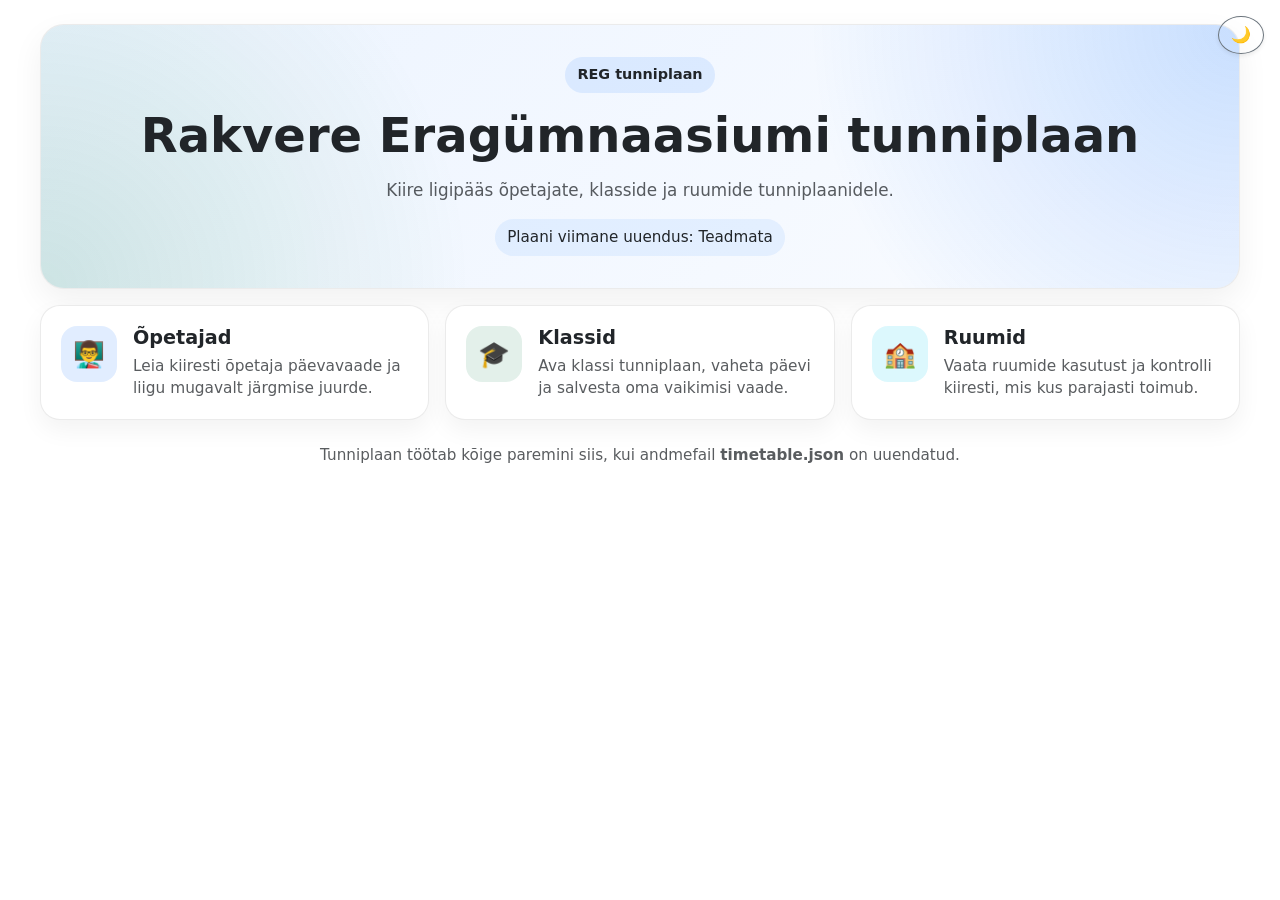
<file: docs/index.html>
<!DOCTYPE html>
<html lang="et" id="html-root" data-bs-theme="light">
<head>
    <meta charset="UTF-8">
    <meta name="viewport" content="width=device-width, initial-scale=1.0">
    <title>Rakvere Eragümnaasiumi tunniplaan</title>
    <link href="https://cdn.jsdelivr.net/npm/bootstrap@5.3.3/dist/css/bootstrap.min.css" rel="stylesheet">
    <link href="./assets/css/style.css" rel="stylesheet">
</head>
<body class="container-fluid py-3 py-md-4">

    <div class="position-fixed top-0 end-0 p-3" style="z-index: 1050;">
        <button class="btn btn-outline-secondary rounded-circle shadow-sm" id="theme-toggle" title="Vaheta teemat (Dark/Light)">
            <span id="theme-icon">🌙</span>
        </button>
    </div>

    <div class="page-shell">

        <div class="home-hero-card mb-3">
            <div class="home-hero-banner">
                <div class="d-flex flex-column align-items-center text-center">
                    <div class="home-badge mb-3">REG tunniplaan</div>
                    <h1 class="home-title mb-3">Rakvere Eragümnaasiumi tunniplaan</h1>
                    <p class="home-subtitle mb-3">
                        Kiire ligipääs õpetajate, klasside ja ruumide tunniplaanidele.
                    </p>

                    <div id="last-updated-text" class="meta-chip">
                        Laen andmeid...
                    </div>
                </div>
            </div>
        </div>

        <div id="my-timetable-slot" class="mb-3"></div>

        <div id="home-error" class="alert alert-danger d-none mb-4" role="alert">
            Tunniplaani andmeid ei õnnestunud laadida.
        </div>

        <div id="main-menu" class="home-menu-grid">
            <a href="./opetajad.html" class="home-nav-card card-teachers text-decoration-none">
                <div class="home-nav-icon">👨‍🏫</div>
                <div class="home-nav-content">
                    <h2 class="home-nav-title">Õpetajad</h2>
                    <p class="home-nav-text mb-0">Leia kiiresti õpetaja päevavaade ja liigu mugavalt järgmise juurde.</p>
                </div>
            </a>

            <a href="./klassid.html" class="home-nav-card card-classes text-decoration-none">
                <div class="home-nav-icon">🎓</div>
                <div class="home-nav-content">
                    <h2 class="home-nav-title">Klassid</h2>
                    <p class="home-nav-text mb-0">Ava klassi tunniplaan, vaheta päevi ja salvesta oma vaikimisi vaade.</p>
                </div>
            </a>

            <a href="./ruumid.html" class="home-nav-card card-rooms text-decoration-none">
                <div class="home-nav-icon">🏫</div>
                <div class="home-nav-content">
                    <h2 class="home-nav-title">Ruumid</h2>
                    <p class="home-nav-text mb-0">Vaata ruumide kasutust ja kontrolli kiiresti, mis kus parajasti toimub.</p>
                </div>
            </a>
        </div>

        <div class="home-footer-note text-center mt-4">
            Tunniplaan töötab kõige paremini siis, kui andmefail <strong>timetable.json</strong> on uuendatud.
        </div>

    </div>

    <script src="https://cdn.jsdelivr.net/npm/bootstrap@5.3.3/dist/js/bootstrap.bundle.min.js"></script>
    <script src="./assets/js/app.js?v=6"></script>
    <script>
        document.addEventListener('DOMContentLoaded', async () => {
            initTheme();

            const data = await loadTimetableData();
            const lastUpdatedEl = document.getElementById('last-updated-text');
            const errorEl = document.getElementById('home-error');

            if (!data) {
                lastUpdatedEl.textContent = 'Andmed puuduvad.';
                errorEl.classList.remove('d-none');
                initHomeLogic();
                return;
            }

            const lastUpdated = data.meta?.last_updated || 'Teadmata';
            lastUpdatedEl.textContent = `Plaani viimane uuendus: ${lastUpdated}`;

            initHomeLogic();
        });
    </script>
</body>
</html>
</file>
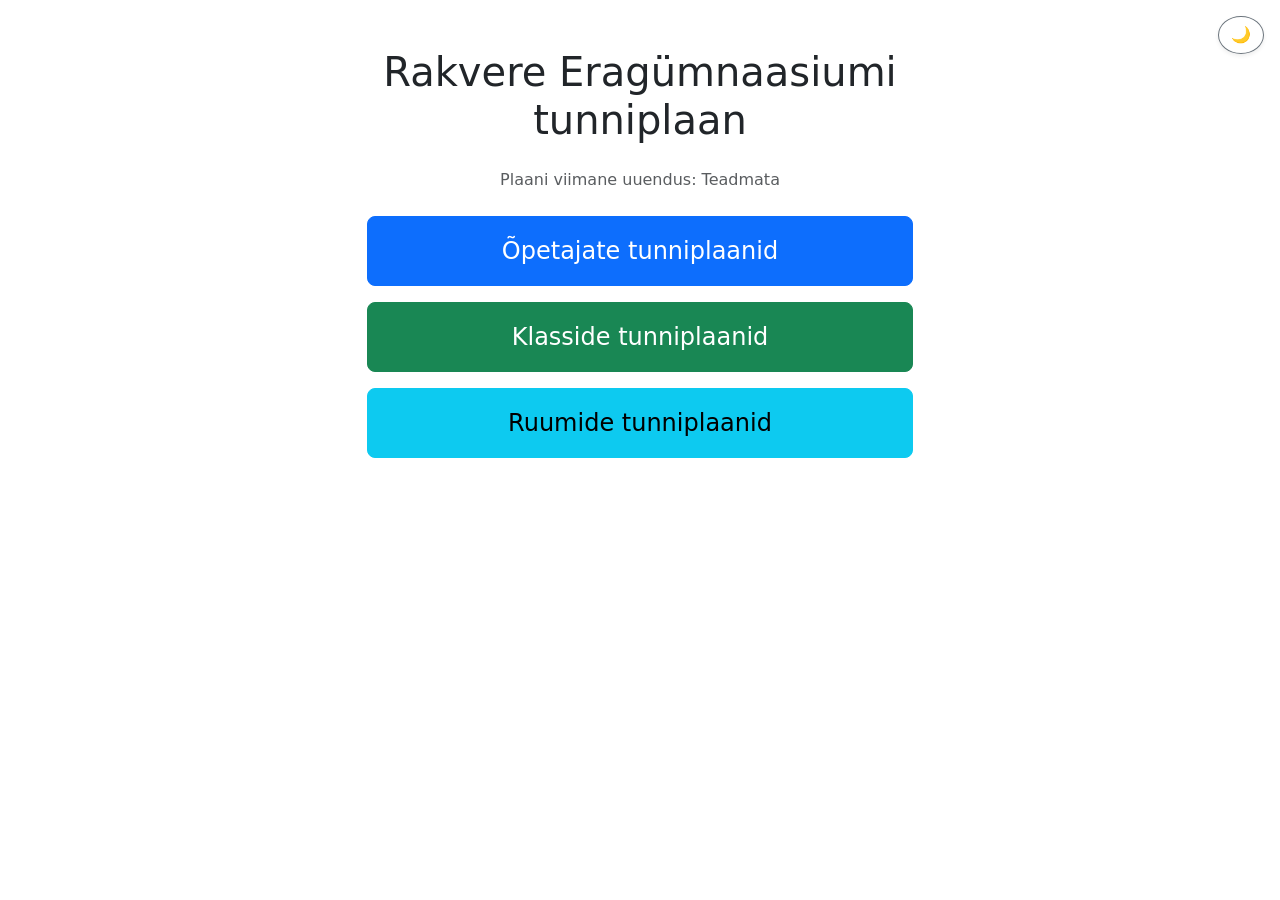
<file: site/index.html>
<!DOCTYPE html>
<html lang="et" id="html-root" data-bs-theme="light">
<head>
    <meta charset="UTF-8">
    <meta name="viewport" content="width=device-width, initial-scale=1.0">
    <title>Rakvere Eragümnaasiumi tunniplaan</title>
    <link href="https://cdn.jsdelivr.net/npm/bootstrap@5.3.3/dist/css/bootstrap.min.css" rel="stylesheet">
    <link href="./assets/css/style.css" rel="stylesheet">
    <style>
        body {
            transition: background-color 0.3s, color 0.3s;
        }
    </style>
</head>
<body class="container mt-5">

    <div class="position-absolute top-0 end-0 p-3" style="z-index: 1050;">
        <button class="btn btn-outline-secondary rounded-circle shadow-sm" id="theme-toggle" title="Vaheta teemat (Dark/Light)">
            <span id="theme-icon">🌙</span>
        </button>
    </div>

    <div class="row justify-content-center">
        <div class="col-md-6 text-center">

            <h1 class="mb-4">Rakvere Eragümnaasiumi tunniplaan</h1>

            <p class="text-muted mb-4" id="last-updated-text">Laen andmeid...</p>

            <div class="d-grid gap-3" id="main-menu">
                <a href="./opetajad.html" class="btn btn-primary btn-lg fs-4 py-3">
                    Õpetajate tunniplaanid
                </a>
                <a href="./klassid.html" class="btn btn-success btn-lg fs-4 py-3">
                    Klasside tunniplaanid
                </a>
                <a href="./ruumid.html" class="btn btn-info btn-lg fs-4 py-3">
                    Ruumide tunniplaanid
                </a>
            </div>

            <div id="home-error" class="alert alert-danger mt-4 d-none" role="alert">
                Tunniplaani andmeid ei õnnestunud laadida.
            </div>

        </div>
    </div>

    <script src="https://cdn.jsdelivr.net/npm/bootstrap@5.3.3/dist/js/bootstrap.bundle.min.js"></script>
    <script src="./assets/js/app.js"></script>
    <script>
        document.addEventListener('DOMContentLoaded', async () => {
            initTheme();

            const data = await loadTimetableData();
            const lastUpdatedEl = document.getElementById('last-updated-text');
            const errorEl = document.getElementById('home-error');

            if (!data) {
                lastUpdatedEl.textContent = 'Andmed puuduvad.';
                errorEl.classList.remove('d-none');
                initHomeLogic();
                return;
            }

            const lastUpdated = data.meta?.last_updated || 'Teadmata';
            lastUpdatedEl.textContent = `Plaani viimane uuendus: ${lastUpdated}`;

            initHomeLogic();
        });
    </script>
</body>
</html>
</file>
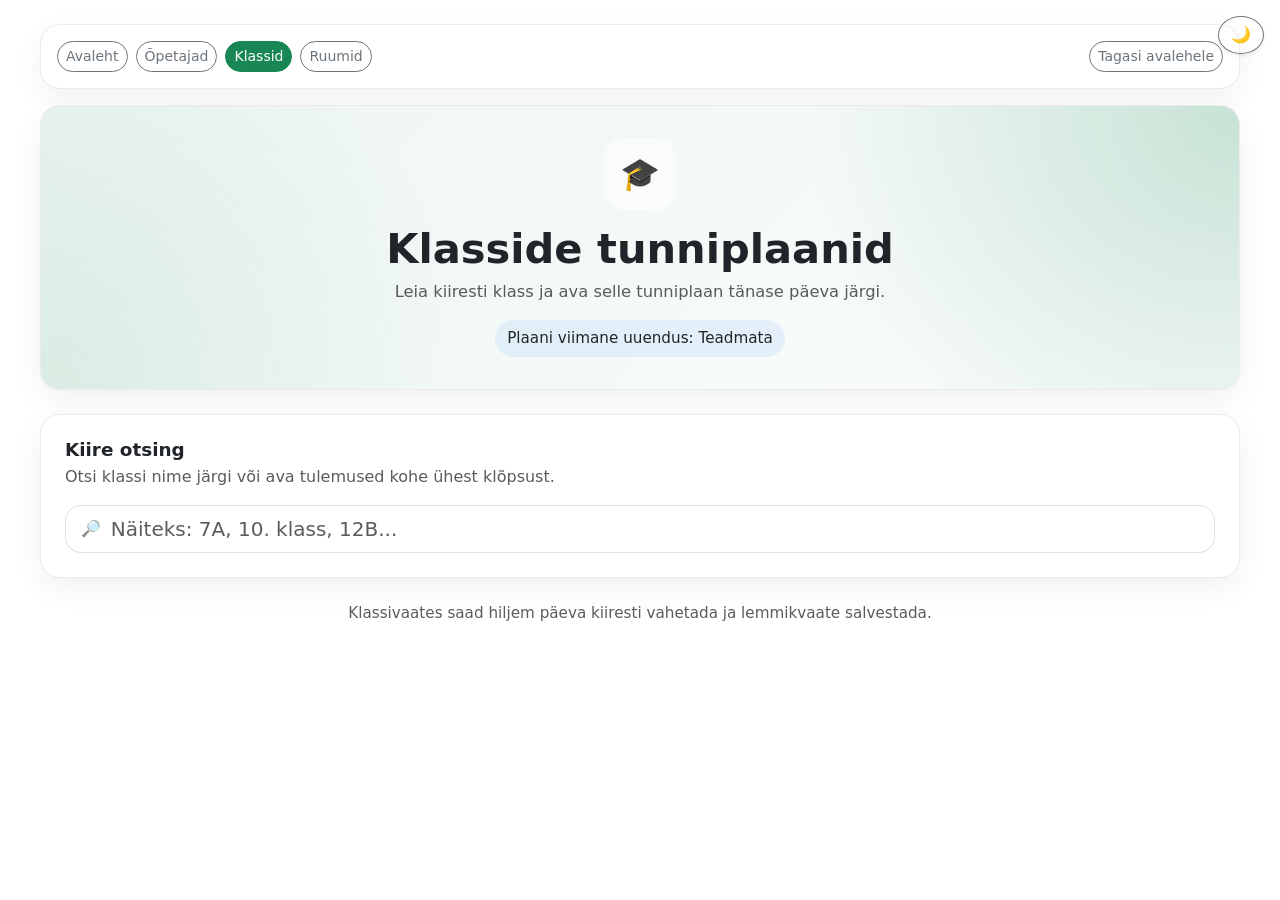
<file: docs/klassid.html>
<!DOCTYPE html>
<html lang="et" id="html-root" data-bs-theme="light">
<head>
    <meta charset="UTF-8">
    <meta name="viewport" content="width=device-width, initial-scale=1.0">
    <title>Klasside tunniplaan</title>
    <link href="https://cdn.jsdelivr.net/npm/bootstrap@5.3.3/dist/css/bootstrap.min.css" rel="stylesheet">
    <link href="./assets/css/style.css" rel="stylesheet">
</head>
<body class="container-fluid py-3 py-md-4">

    <div class="position-fixed top-0 end-0 p-3" style="z-index: 1050;">
        <button class="btn btn-outline-secondary rounded-circle shadow-sm" id="theme-toggle" title="Vaheta teemat (Dark/Light)">
            <span id="theme-icon">🌙</span>
        </button>
    </div>

    <div class="page-shell">

        <div class="search-topbar-card p-2 p-md-3 mb-3">
            <div class="d-flex flex-wrap align-items-center justify-content-between gap-2">
                <div class="d-flex flex-wrap align-items-center gap-2">
                    <a class="btn btn-outline-secondary btn-sm rounded-pill" href="./index.html">Avaleht</a>
                    <a class="btn btn-outline-secondary btn-sm rounded-pill" href="./opetajad.html">Õpetajad</a>
                    <a class="btn btn-success btn-sm rounded-pill" href="./klassid.html">Klassid</a>
                    <a class="btn btn-outline-secondary btn-sm rounded-pill" href="./ruumid.html">Ruumid</a>
                </div>

                <a href="./index.html" class="btn btn-outline-secondary btn-sm rounded-pill">
                    Tagasi avalehele
                </a>
            </div>
        </div>

        <div class="search-hero-card mb-4">
            <div class="search-hero-banner banner-classes">
                <div class="text-center">
                    <div class="search-icon-circle mb-3">🎓</div>
                    <h1 class="search-page-title mb-2">Klasside tunniplaanid</h1>
                    <p class="search-page-subtitle mb-3">
                        Leia kiiresti klass ja ava selle tunniplaan tänase päeva järgi.
                    </p>
                    <div id="last-updated-text" class="meta-chip">Laen andmeid...</div>
                </div>
            </div>
        </div>

        <div class="search-panel-card p-3 p-md-4 mb-3">
            <div class="search-panel-header mb-3">
                <h2 class="search-panel-title mb-1">Kiire otsing</h2>
                <p class="search-panel-text mb-0">
                    Otsi klassi nime järgi või ava tulemused kohe ühest klõpsust.
                </p>
            </div>

            <form class="position-relative" autocomplete="off">
                <div class="search-input-wrap">
                    <span class="search-input-icon">🔎</span>
                    <input class="form-control form-control-lg search-input-modern"
                           id="searchInput"
                           placeholder="Näiteks: 7A, 10. klass, 12B..."
                           autocomplete="off">
                </div>
                <div id="search-results" class="list-group"></div>
            </form>
        </div>

        <div id="page-error" class="alert alert-danger d-none" role="alert">
            Andmeid ei õnnestunud laadida.
        </div>

        <div class="search-helper-note text-center mt-4">
            Klassivaates saad hiljem päeva kiiresti vahetada ja lemmikvaate salvestada.
        </div>

    </div>

    <script src="https://cdn.jsdelivr.net/npm/bootstrap@5.3.3/dist/js/bootstrap.bundle.min.js"></script>
    <script src="./assets/js/app.js"></script>
    <script>
        document.addEventListener('DOMContentLoaded', async () => {
            initTheme();

            const data = await loadTimetableData();
            const lastUpdatedEl = document.getElementById('last-updated-text');
            const errorEl = document.getElementById('page-error');

            if (!data) {
                lastUpdatedEl.textContent = 'Andmed puuduvad.';
                errorEl.classList.remove('d-none');
                return;
            }

            lastUpdatedEl.textContent = `Plaani viimane uuendus: ${data.meta?.last_updated || 'Teadmata'}`;

            const classes = Object.entries(data.classes || {}).map(([id, name]) => ({
                id,
                name,
                type: 'class'
            }));

            initLiveSearch(classes);
        });
    </script>
</body>
</html>
</file>
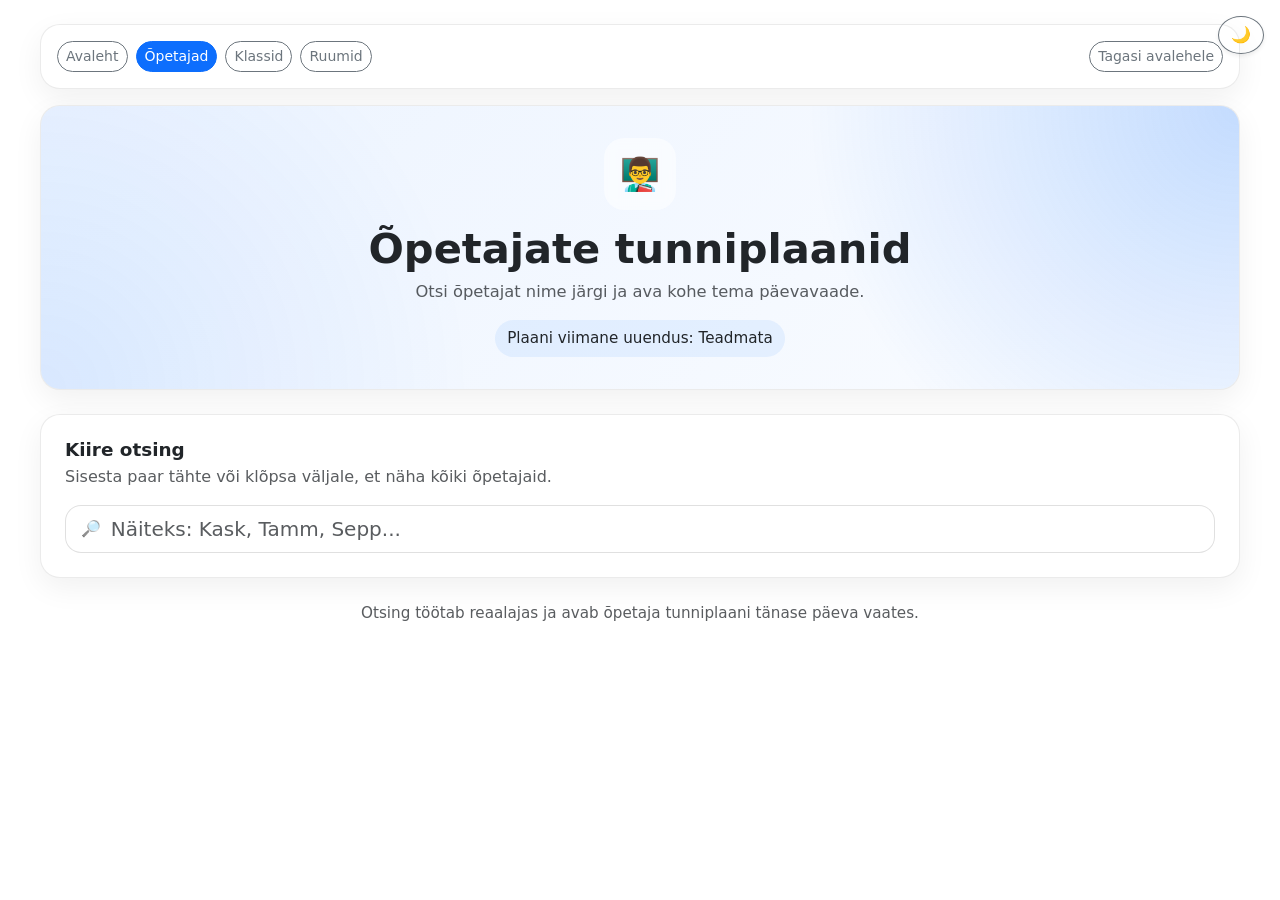
<file: docs/opetajad.html>
<!DOCTYPE html>
<html lang="et" id="html-root" data-bs-theme="light">
<head>
    <meta charset="UTF-8">
    <meta name="viewport" content="width=device-width, initial-scale=1.0">
    <title>Õpetajate tunniplaan</title>
    <link href="https://cdn.jsdelivr.net/npm/bootstrap@5.3.3/dist/css/bootstrap.min.css" rel="stylesheet">
    <link href="./assets/css/style.css" rel="stylesheet">
</head>
<body class="container-fluid py-3 py-md-4">

    <div class="position-fixed top-0 end-0 p-3" style="z-index: 1050;">
        <button class="btn btn-outline-secondary rounded-circle shadow-sm" id="theme-toggle" title="Vaheta teemat (Dark/Light)">
            <span id="theme-icon">🌙</span>
        </button>
    </div>

    <div class="page-shell">

        <div class="search-topbar-card p-2 p-md-3 mb-3">
            <div class="d-flex flex-wrap align-items-center justify-content-between gap-2">
                <div class="d-flex flex-wrap align-items-center gap-2">
                    <a class="btn btn-outline-secondary btn-sm rounded-pill" href="./index.html">Avaleht</a>
                    <a class="btn btn-primary btn-sm rounded-pill" href="./opetajad.html">Õpetajad</a>
                    <a class="btn btn-outline-secondary btn-sm rounded-pill" href="./klassid.html">Klassid</a>
                    <a class="btn btn-outline-secondary btn-sm rounded-pill" href="./ruumid.html">Ruumid</a>
                </div>

                <a href="./index.html" class="btn btn-outline-secondary btn-sm rounded-pill">
                    Tagasi avalehele
                </a>
            </div>
        </div>

        <div class="search-hero-card mb-4">
            <div class="search-hero-banner banner-teachers">
                <div class="text-center">
                    <div class="search-icon-circle mb-3">👨‍🏫</div>
                    <h1 class="search-page-title mb-2">Õpetajate tunniplaanid</h1>
                    <p class="search-page-subtitle mb-3">
                        Otsi õpetajat nime järgi ja ava kohe tema päevavaade.
                    </p>
                    <div id="last-updated-text" class="meta-chip">Laen andmeid...</div>
                </div>
            </div>
        </div>

        <div class="search-panel-card p-3 p-md-4 mb-3">
            <div class="search-panel-header mb-3">
                <h2 class="search-panel-title mb-1">Kiire otsing</h2>
                <p class="search-panel-text mb-0">
                    Sisesta paar tähte või klõpsa väljale, et näha kõiki õpetajaid.
                </p>
            </div>

            <form class="position-relative" autocomplete="off">
                <div class="search-input-wrap">
                    <span class="search-input-icon">🔎</span>
                    <input class="form-control form-control-lg search-input-modern"
                           id="searchInput"
                           placeholder="Näiteks: Kask, Tamm, Sepp..."
                           autocomplete="off">
                </div>
                <div id="search-results" class="list-group"></div>
            </form>
        </div>

        <div id="page-error" class="alert alert-danger d-none" role="alert">
            Andmeid ei õnnestunud laadida.
        </div>

        <div class="search-helper-note text-center mt-4">
            Otsing töötab reaalajas ja avab õpetaja tunniplaani tänase päeva vaates.
        </div>

    </div>

    <script src="https://cdn.jsdelivr.net/npm/bootstrap@5.3.3/dist/js/bootstrap.bundle.min.js"></script>
    <script src="./assets/js/app.js"></script>
    <script>
        document.addEventListener('DOMContentLoaded', async () => {
            initTheme();

            const data = await loadTimetableData();
            const lastUpdatedEl = document.getElementById('last-updated-text');
            const errorEl = document.getElementById('page-error');

            if (!data) {
                lastUpdatedEl.textContent = 'Andmed puuduvad.';
                errorEl.classList.remove('d-none');
                return;
            }

            lastUpdatedEl.textContent = `Plaani viimane uuendus: ${data.meta?.last_updated || 'Teadmata'}`;

            const activeTeacherIds = new Set(
                (data.lessons || [])
                    .map(lesson => lesson.teacher_raw_id)
                    .filter(Boolean)
            );

            const teachers = Object.entries(data.teachers || {})
                .filter(([id]) => activeTeacherIds.has(id))
                .map(([id, name]) => ({
                    id,
                    name,
                    type: 'teacher'
                }));

            initLiveSearch(teachers);
        });
    </script>
</body>
</html>
</file>
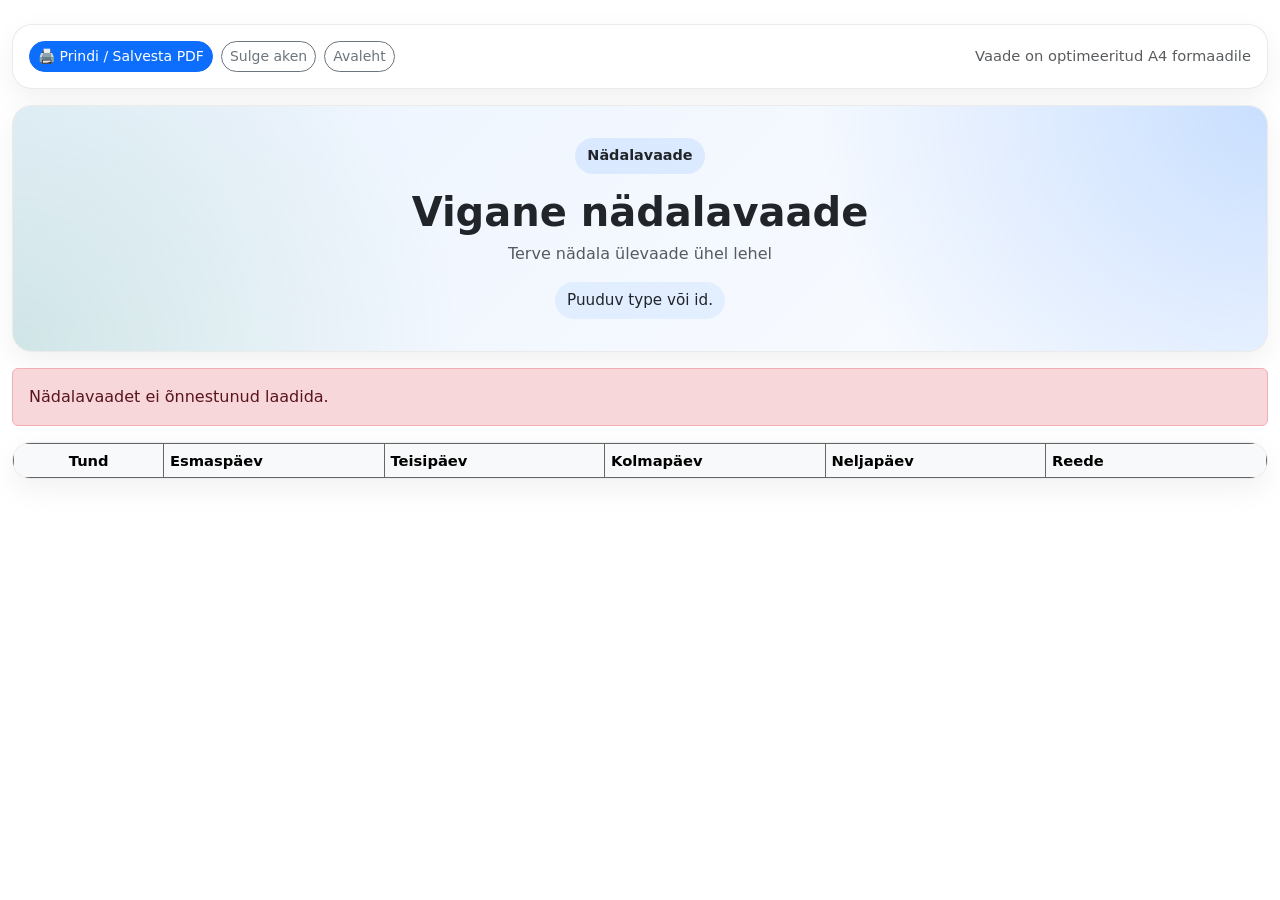
<file: docs/print.html>
<!DOCTYPE html>
<html lang="et" id="html-root" data-bs-theme="light">
<head>
    <meta charset="UTF-8">
    <meta name="viewport" content="width=device-width, initial-scale=1.0">
    <title>Nädalavaade</title>
    <link href="https://cdn.jsdelivr.net/npm/bootstrap@5.3.3/dist/css/bootstrap.min.css" rel="stylesheet">
    <link href="./assets/css/style.css" rel="stylesheet">
</head>
<body class="container-fluid py-3 py-md-4">

    <div class="print-page-shell">

        <div class="print-toolbar-card no-print p-2 p-md-3 mb-3">
            <div class="d-flex flex-wrap justify-content-between align-items-center gap-2">
                <div class="d-flex flex-wrap gap-2">
                    <button onclick="window.print()" class="btn btn-primary btn-sm rounded-pill">
                        🖨️ Prindi / Salvesta PDF
                    </button>
                    <button onclick="window.close()" class="btn btn-outline-secondary btn-sm rounded-pill">
                        Sulge aken
                    </button>
                    <a href="./index.html" class="btn btn-outline-secondary btn-sm rounded-pill">
                        Avaleht
                    </a>
                </div>

                <div class="print-note">
                    Vaade on optimeeritud A4 formaadile
                </div>
            </div>
        </div>

        <div class="print-hero-card mb-3">
            <div class="print-hero-banner text-center">
                <div class="print-badge mb-3">Nädalavaade</div>
                <h1 id="print-title" class="print-title mb-2">Laen vaadet...</h1>
                <p class="print-subtitle mb-3">
                    Terve nädala ülevaade ühel lehel
                </p>
                <div id="print-last-updated" class="meta-chip">
                    Laen andmeid...
                </div>
            </div>
        </div>

        <div id="print-error" class="alert alert-danger d-none mb-3" role="alert">
            Nädalavaadet ei õnnestunud laadida.
        </div>

        <div class="print-table-card">
            <div class="table-responsive">
                <table class="table table-bordered print-table align-middle mb-0">
                    <thead>
                        <tr class="table-light">
                            <th>Tund</th>
                            <th>Esmaspäev</th>
                            <th>Teisipäev</th>
                            <th>Kolmapäev</th>
                            <th>Neljapäev</th>
                            <th>Reede</th>
                        </tr>
                    </thead>
                    <tbody id="print-table-body"></tbody>
                </table>
            </div>
        </div>

    </div>

    <script src="./assets/js/app.js"></script>
    <script>
        document.addEventListener('DOMContentLoaded', async () => {
            const errorEl = document.getElementById('print-error');
            const titleEl = document.getElementById('print-title');
            const updatedEl = document.getElementById('print-last-updated');
    
            try {
                if (typeof initTheme !== 'function') {
                    throw new Error('app.js ei laadinud õigesti');
                }
    
                if (typeof initPrintPage !== 'function') {
                    throw new Error('initPrintPage funktsioon puudub app.js failist');
                }
    
                initTheme();
                await initPrintPage();
            } catch (error) {
                console.error(error);
    
                if (titleEl) {
                    titleEl.textContent = 'Nädalavaate laadimine ebaõnnestus';
                }
    
                if (updatedEl) {
                    updatedEl.textContent = error.message || 'Tundmatu JavaScripti viga';
                }
    
                if (errorEl) {
                    errorEl.textContent = 'Viga nädalavaate käivitamisel: ' + (error.message || 'Tundmatu viga');
                    errorEl.classList.remove('d-none');
                }
            }
        });
    </script>
</body>
</html>
</file>
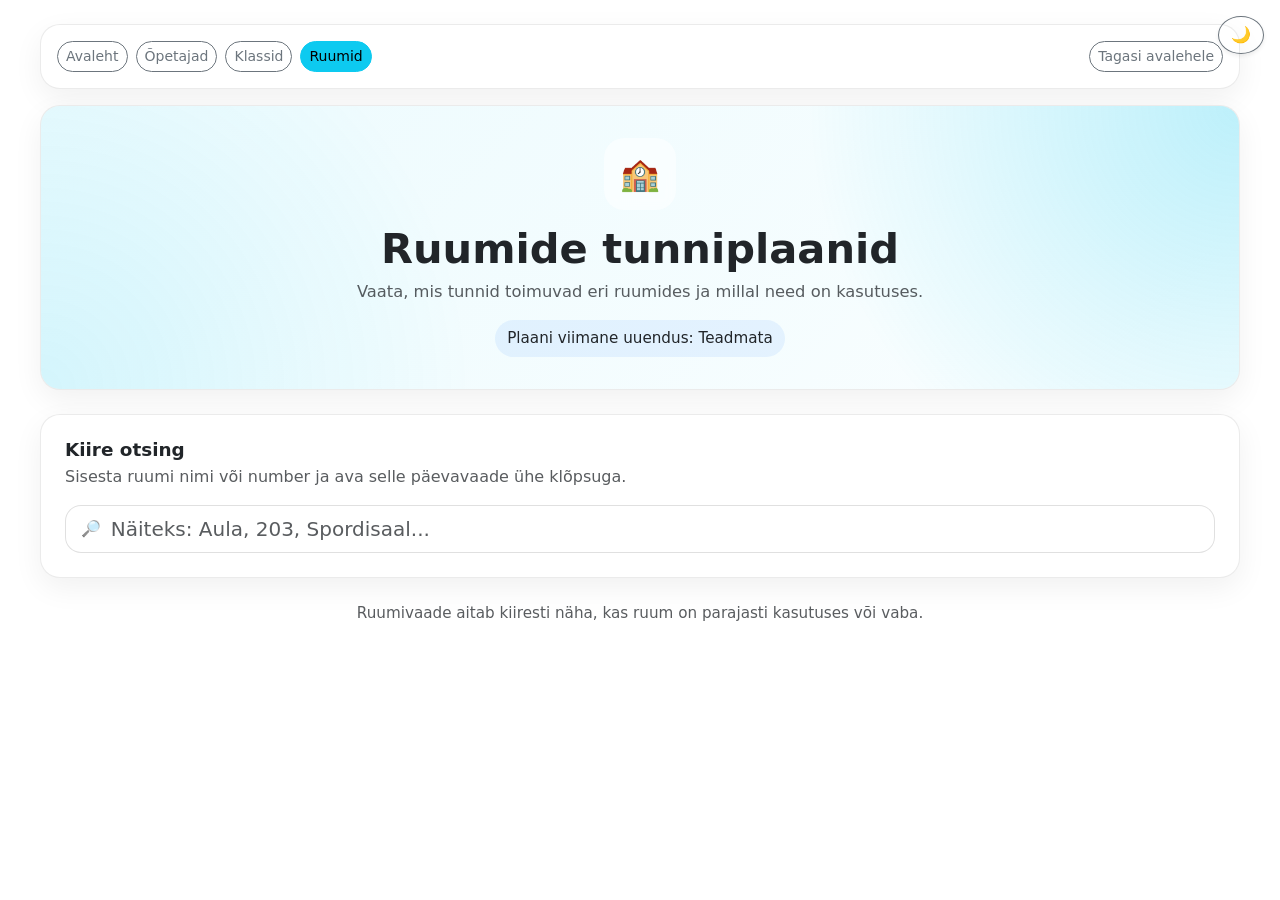
<file: docs/ruumid.html>
<!DOCTYPE html>
<html lang="et" id="html-root" data-bs-theme="light">
<head>
    <meta charset="UTF-8">
    <meta name="viewport" content="width=device-width, initial-scale=1.0">
    <title>Ruumide tunniplaan</title>
    <link href="https://cdn.jsdelivr.net/npm/bootstrap@5.3.3/dist/css/bootstrap.min.css" rel="stylesheet">
    <link href="./assets/css/style.css" rel="stylesheet">
</head>
<body class="container-fluid py-3 py-md-4">

    <div class="position-fixed top-0 end-0 p-3" style="z-index: 1050;">
        <button class="btn btn-outline-secondary rounded-circle shadow-sm" id="theme-toggle" title="Vaheta teemat (Dark/Light)">
            <span id="theme-icon">🌙</span>
        </button>
    </div>

    <div class="page-shell">

        <div class="search-topbar-card p-2 p-md-3 mb-3">
            <div class="d-flex flex-wrap align-items-center justify-content-between gap-2">
                <div class="d-flex flex-wrap align-items-center gap-2">
                    <a class="btn btn-outline-secondary btn-sm rounded-pill" href="./index.html">Avaleht</a>
                    <a class="btn btn-outline-secondary btn-sm rounded-pill" href="./opetajad.html">Õpetajad</a>
                    <a class="btn btn-outline-secondary btn-sm rounded-pill" href="./klassid.html">Klassid</a>
                    <a class="btn btn-info btn-sm rounded-pill" href="./ruumid.html">Ruumid</a>
                </div>

                <a href="./index.html" class="btn btn-outline-secondary btn-sm rounded-pill">
                    Tagasi avalehele
                </a>
            </div>
        </div>

        <div class="search-hero-card mb-4">
            <div class="search-hero-banner banner-rooms">
                <div class="text-center">
                    <div class="search-icon-circle mb-3">🏫</div>
                    <h1 class="search-page-title mb-2">Ruumide tunniplaanid</h1>
                    <p class="search-page-subtitle mb-3">
                        Vaata, mis tunnid toimuvad eri ruumides ja millal need on kasutuses.
                    </p>
                    <div id="last-updated-text" class="meta-chip">Laen andmeid...</div>
                </div>
            </div>
        </div>

        <div class="search-panel-card p-3 p-md-4 mb-3">
            <div class="search-panel-header mb-3">
                <h2 class="search-panel-title mb-1">Kiire otsing</h2>
                <p class="search-panel-text mb-0">
                    Sisesta ruumi nimi või number ja ava selle päevavaade ühe klõpsuga.
                </p>
            </div>

            <form class="position-relative" autocomplete="off">
                <div class="search-input-wrap">
                    <span class="search-input-icon">🔎</span>
                    <input class="form-control form-control-lg search-input-modern"
                           id="searchInput"
                           placeholder="Näiteks: Aula, 203, Spordisaal..."
                           autocomplete="off">
                </div>
                <div id="search-results" class="list-group"></div>
            </form>
        </div>

        <div id="page-error" class="alert alert-danger d-none" role="alert">
            Andmeid ei õnnestunud laadida.
        </div>

        <div class="search-helper-note text-center mt-4">
            Ruumivaade aitab kiiresti näha, kas ruum on parajasti kasutuses või vaba.
        </div>

    </div>

    <script src="https://cdn.jsdelivr.net/npm/bootstrap@5.3.3/dist/js/bootstrap.bundle.min.js"></script>
    <script src="./assets/js/app.js"></script>
    <script>
        document.addEventListener('DOMContentLoaded', async () => {
            initTheme();

            const data = await loadTimetableData();
            const lastUpdatedEl = document.getElementById('last-updated-text');
            const errorEl = document.getElementById('page-error');

            if (!data) {
                lastUpdatedEl.textContent = 'Andmed puuduvad.';
                errorEl.classList.remove('d-none');
                return;
            }

            lastUpdatedEl.textContent = `Plaani viimane uuendus: ${data.meta?.last_updated || 'Teadmata'}`;

            const rooms = Object.entries(data.rooms || {}).map(([id, name]) => ({
                id,
                name,
                type: 'room'
            }));

            initLiveSearch(rooms);
        });
    </script>
</body>
</html>
</file>
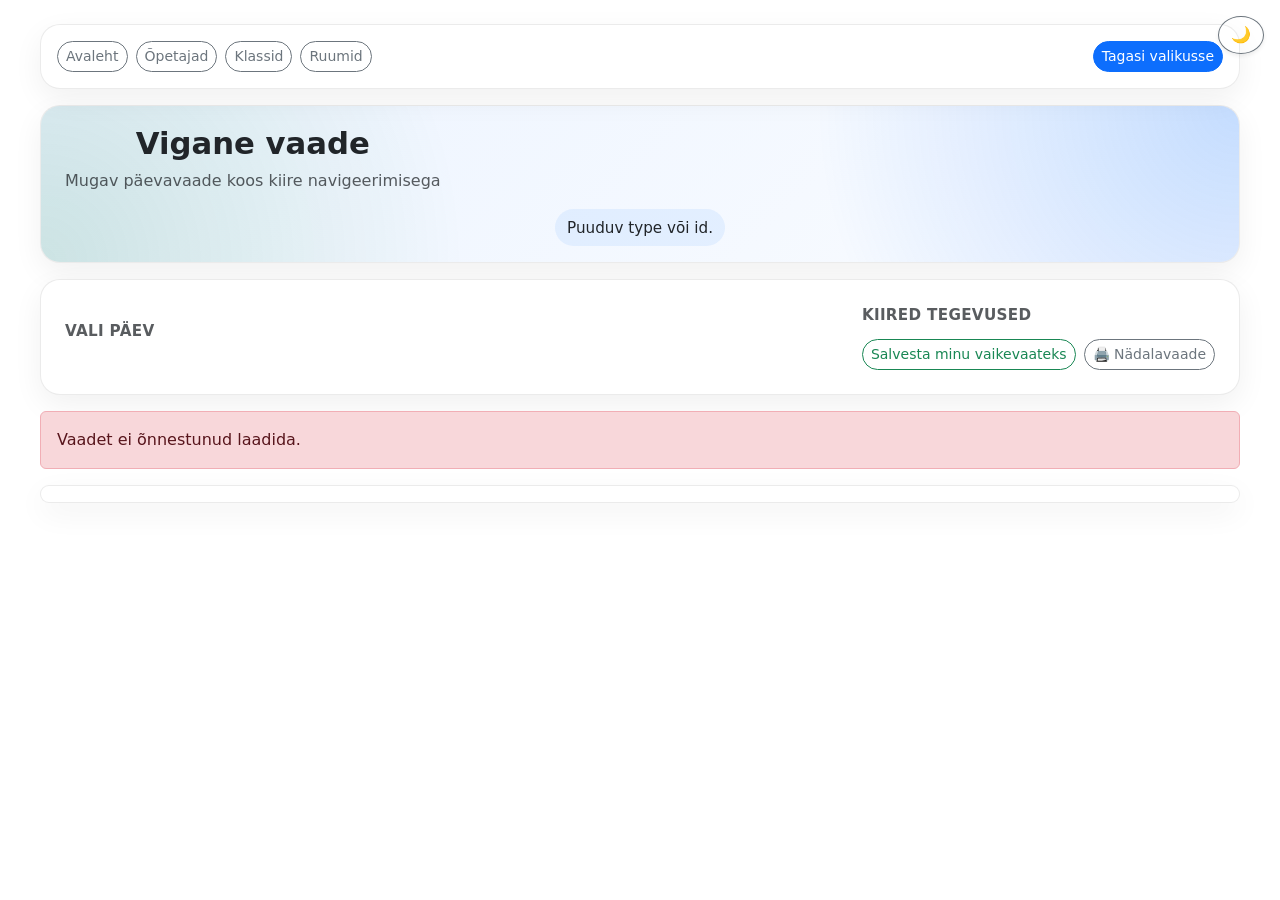
<file: docs/vaade.html>
<!DOCTYPE html>
<html lang="et" id="html-root" data-bs-theme="light">
<head>
    <meta charset="UTF-8">
    <meta name="viewport" content="width=device-width, initial-scale=1.0">
    <title>Tunniplaan</title>
    <link href="https://cdn.jsdelivr.net/npm/bootstrap@5.3.3/dist/css/bootstrap.min.css" rel="stylesheet">
    <link href="./assets/css/style.css" rel="stylesheet">
</head>
<body class="container-fluid py-3 py-md-4">

    <div class="position-fixed top-0 end-0 p-3" style="z-index: 1050;">
        <button class="btn btn-outline-secondary rounded-circle shadow-sm" id="theme-toggle" title="Vaheta teemat (Dark/Light)">
            <span id="theme-icon">🌙</span>
        </button>
    </div>

    <div class="page-shell">

        <div class="topbar-card p-2 p-md-3 mb-3 sticky-toolbar">
            <div class="d-flex flex-wrap align-items-center justify-content-between gap-2">
                <div class="d-flex flex-wrap align-items-center gap-2">
                    <a class="btn btn-outline-secondary btn-sm rounded-pill" href="./index.html">Avaleht</a>
                    <a class="btn btn-outline-secondary btn-sm rounded-pill" href="./opetajad.html">Õpetajad</a>
                    <a class="btn btn-outline-secondary btn-sm rounded-pill" href="./klassid.html">Klassid</a>
                    <a class="btn btn-outline-secondary btn-sm rounded-pill" href="./ruumid.html">Ruumid</a>
                </div>

                <a id="nav-back-link" href="./index.html" class="btn btn-primary btn-sm rounded-pill">
                    Tagasi valikusse
                </a>
            </div>
        </div>

        <div class="hero-card mb-3">
            <div class="hero-banner">
                <div class="hero-title-row">
                    <a id="prev-link" href="#" class="btn btn-outline-secondary hero-nav-btn d-none" title="Eelmine">&larr;</a>

                    <div class="text-center px-1">
                        <h1 id="page-title" class="hero-title">Laen tunniplaani...</h1>
                        <div class="hero-subtitle">
                            Mugav päevavaade koos kiire navigeerimisega
                        </div>
                    </div>

                    <a id="next-link" href="#" class="btn btn-outline-secondary hero-nav-btn d-none" title="Järgmine">&rarr;</a>
                </div>

                <div class="d-flex justify-content-center mt-3">
                    <div id="last-updated-text" class="meta-chip">
                        Laen andmeid...
                    </div>
                </div>
            </div>
        </div>

        <div class="section-card p-3 p-md-4 mb-3">
            <div class="toolbar-grid">
                <div>
                    <div class="mobile-section-title">Vali päev</div>
                    <div id="day-buttons" class="day-scroll" role="group"></div>
                </div>

                <div>
                    <div class="mobile-section-title">Kiired tegevused</div>
                    <div class="action-row">
                        <button id="saveViewButton" class="btn btn-outline-success btn-sm">
                            Salvesta minu vaikevaateks
                        </button>
                        <a id="printViewButton" href="#" target="_blank" class="btn btn-outline-secondary btn-sm">
                            🖨️ Nädalavaade
                        </a>
                        <span id="saveConfirmation" class="text-success align-self-center d-none">Salvestatud!</span>
                    </div>
                </div>
            </div>
        </div>

        <div id="page-error" class="alert alert-danger d-none mb-3" role="alert">
            Vaadet ei õnnestunud laadida.
        </div>

        <div class="section-card d-none d-lg-block mb-3">
            <div class="desktop-table-wrap">
                <table class="table table-hover align-middle">
                    <thead class="table-light">
                        <tr id="desktop-header-row"></tr>
                    </thead>
                    <tbody id="desktop-timetable-body"></tbody>
                </table>
            </div>
        </div>

        <div class="d-lg-none mb-3">
            <div class="helper-note mb-2">
                Mobiilivaates on tunnid kuvatud kaartidena, et neid oleks lihtsam lugeda.
            </div>
            <div id="mobile-timetable" class="mobile-list"></div>
        </div>

    </div>

    <script src="https://cdn.jsdelivr.net/npm/bootstrap@5.3.3/dist/js/bootstrap.bundle.min.js"></script>
    <script src="./assets/js/app.js"></script>
    <script>
        document.addEventListener('DOMContentLoaded', async () => {
            initTheme();
            await initViewPage();
        });
    </script>
</body>
</html>
</file>
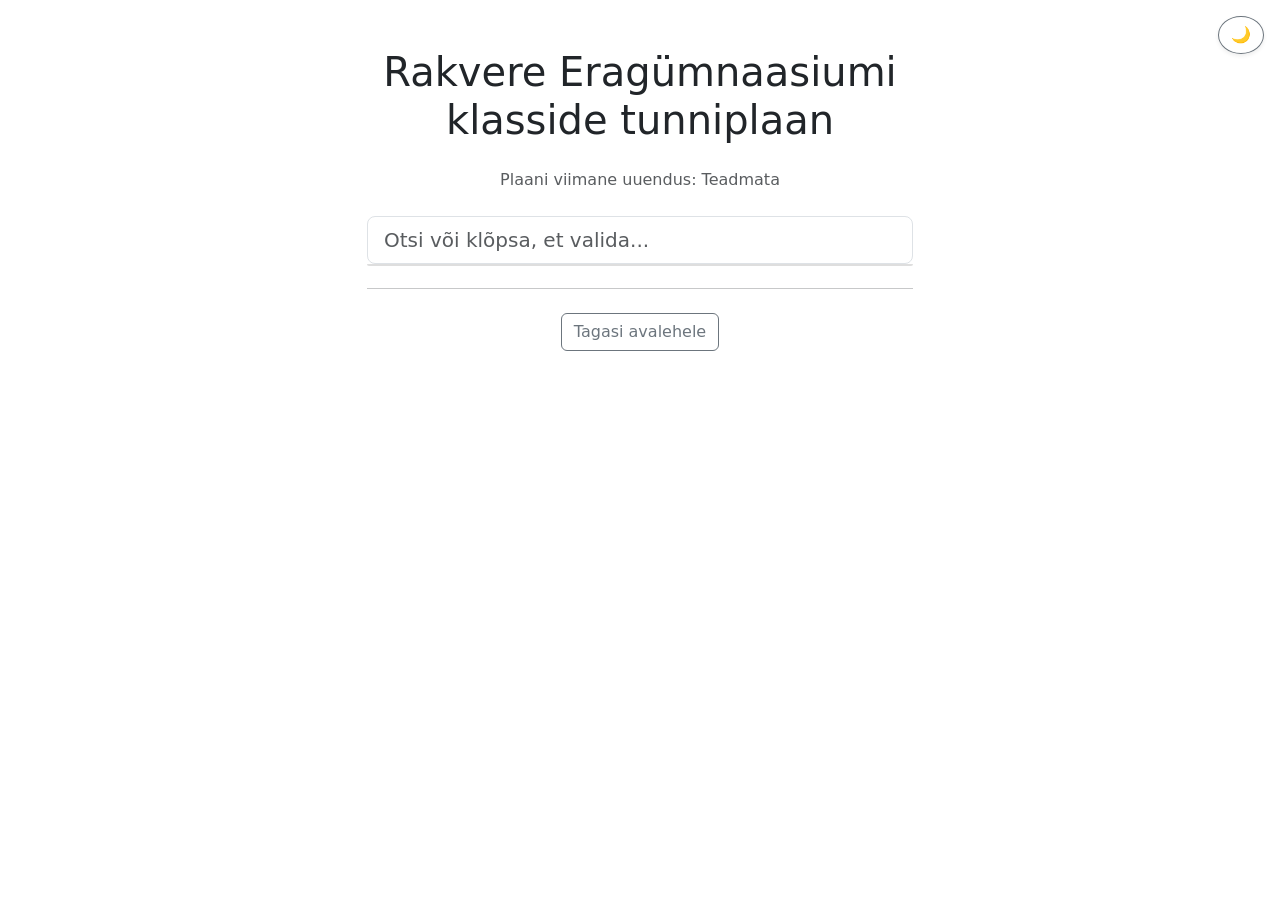
<file: site/klassid.html>
<!DOCTYPE html>
<html lang="et" id="html-root" data-bs-theme="light">
<head>
    <meta charset="UTF-8">
    <meta name="viewport" content="width=device-width, initial-scale=1.0">
    <title>Klasside tunniplaan</title>
    <link href="https://cdn.jsdelivr.net/npm/bootstrap@5.3.3/dist/css/bootstrap.min.css" rel="stylesheet">
    <link href="./assets/css/style.css" rel="stylesheet">
</head>
<body class="container mt-5">

    <div class="position-absolute top-0 end-0 p-3" style="z-index: 1050;">
        <button class="btn btn-outline-secondary rounded-circle shadow-sm" id="theme-toggle" title="Vaheta teemat (Dark/Light)">
            <span id="theme-icon">🌙</span>
        </button>
    </div>

    <div class="row justify-content-center">
        <div class="col-md-6 text-center">

            <h1 class="mb-4">Rakvere Eragümnaasiumi klasside tunniplaan</h1>

            <p class="text-muted mb-4" id="last-updated-text">Laen andmeid...</p>

            <form class="position-relative">
                <div class="mb-3">
                    <input class="form-control form-control-lg" id="searchInput" placeholder="Otsi või klõpsa, et valida..." autocomplete="off">
                    <div id="search-results" class="list-group"></div>
                </div>
            </form>

            <div id="page-error" class="alert alert-danger d-none" role="alert">
                Andmeid ei õnnestunud laadida.
            </div>

            <hr class="my-4">
            <a href="./index.html" class="btn btn-outline-secondary">Tagasi avalehele</a>
        </div>
    </div>

    <script src="https://cdn.jsdelivr.net/npm/bootstrap@5.3.3/dist/js/bootstrap.bundle.min.js"></script>
    <script src="./assets/js/app.js"></script>
    <script>
        document.addEventListener('DOMContentLoaded', async () => {
            initTheme();

            const data = await loadTimetableData();
            const lastUpdatedEl = document.getElementById('last-updated-text');
            const errorEl = document.getElementById('page-error');

            if (!data) {
                lastUpdatedEl.textContent = 'Andmed puuduvad.';
                errorEl.classList.remove('d-none');
                return;
            }

            lastUpdatedEl.textContent = `Plaani viimane uuendus: ${data.meta?.last_updated || 'Teadmata'}`;

            const classes = Object.entries(data.classes || {}).map(([id, name]) => ({
                id,
                name,
                type: 'class'
            }));

            initLiveSearch(classes);
        });
    </script>
</body>
</html>
</file>
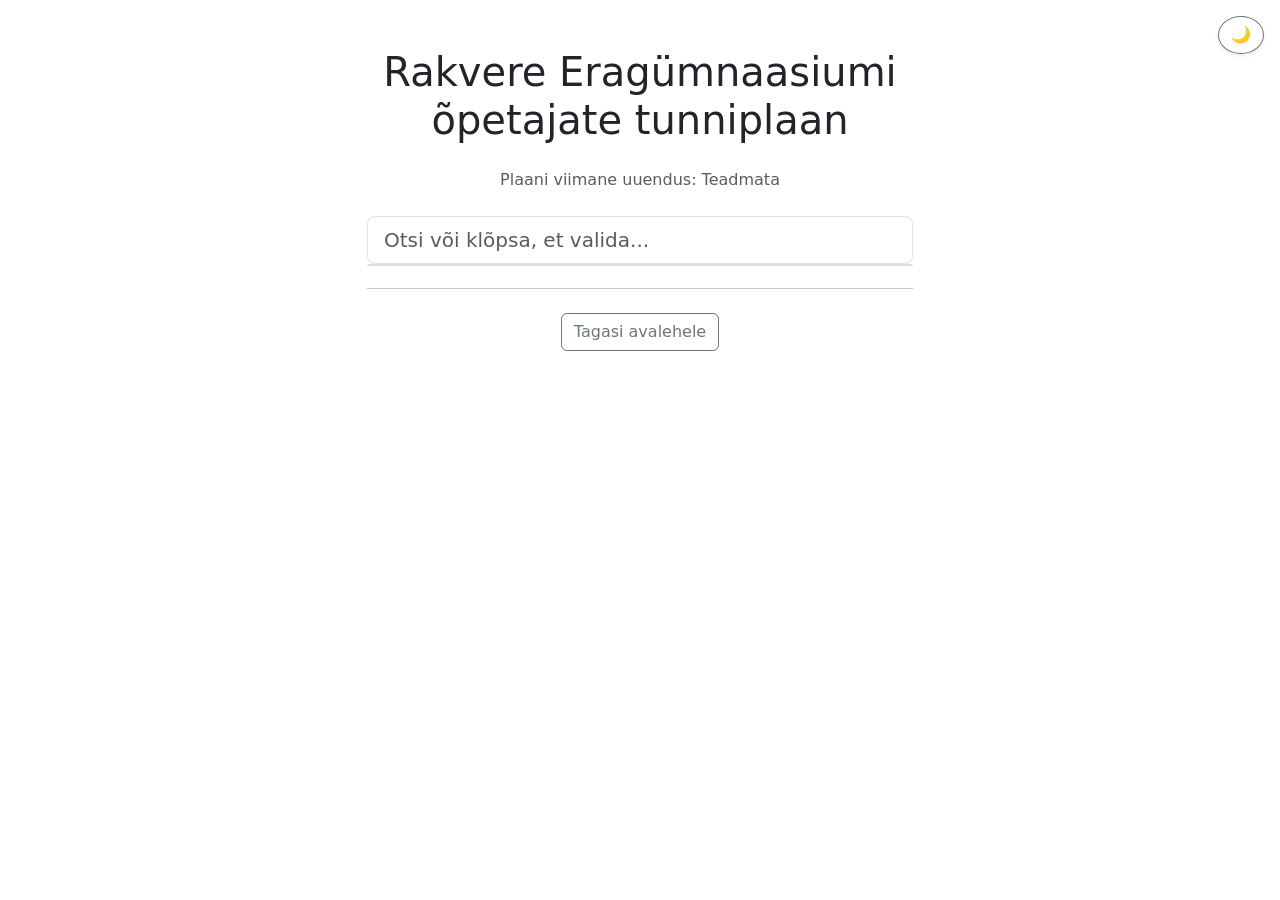
<file: site/opetajad.html>
<!DOCTYPE html>
<html lang="et" id="html-root" data-bs-theme="light">
<head>
    <meta charset="UTF-8">
    <meta name="viewport" content="width=device-width, initial-scale=1.0">
    <title>Õpetajate tunniplaan</title>
    <link href="https://cdn.jsdelivr.net/npm/bootstrap@5.3.3/dist/css/bootstrap.min.css" rel="stylesheet">
    <link href="./assets/css/style.css" rel="stylesheet">
</head>
<body class="container mt-5">

    <div class="position-absolute top-0 end-0 p-3" style="z-index: 1050;">
        <button class="btn btn-outline-secondary rounded-circle shadow-sm" id="theme-toggle" title="Vaheta teemat (Dark/Light)">
            <span id="theme-icon">🌙</span>
        </button>
    </div>

    <div class="row justify-content-center">
        <div class="col-md-6 text-center">

            <h1 class="mb-4">Rakvere Eragümnaasiumi õpetajate tunniplaan</h1>

            <p class="text-muted mb-4" id="last-updated-text">Laen andmeid...</p>

            <form class="position-relative">
                <div class="mb-3">
                    <input class="form-control form-control-lg" id="searchInput" placeholder="Otsi või klõpsa, et valida..." autocomplete="off">
                    <div id="search-results" class="list-group"></div>
                </div>
            </form>

            <div id="page-error" class="alert alert-danger d-none" role="alert">
                Andmeid ei õnnestunud laadida.
            </div>

            <hr class="my-4">
            <a href="./index.html" class="btn btn-outline-secondary">Tagasi avalehele</a>
        </div>
    </div>

    <script src="https://cdn.jsdelivr.net/npm/bootstrap@5.3.3/dist/js/bootstrap.bundle.min.js"></script>
    <script src="./assets/js/app.js"></script>
    <script>
        document.addEventListener('DOMContentLoaded', async () => {
            initTheme();

            const data = await loadTimetableData();
            const lastUpdatedEl = document.getElementById('last-updated-text');
            const errorEl = document.getElementById('page-error');

            if (!data) {
                lastUpdatedEl.textContent = 'Andmed puuduvad.';
                errorEl.classList.remove('d-none');
                return;
            }

            lastUpdatedEl.textContent = `Plaani viimane uuendus: ${data.meta?.last_updated || 'Teadmata'}`;

            const activeTeacherIds = new Set(
                (data.lessons || [])
                    .map(lesson => lesson.teacher_raw_id)
                    .filter(Boolean)
            );

            const teachers = Object.entries(data.teachers || {})
                .filter(([id]) => activeTeacherIds.has(id))
                .map(([id, name]) => ({
                    id,
                    name,
                    type: 'teacher'
                }));

            initLiveSearch(teachers);
        });
    </script>
</body>
</html>
</file>
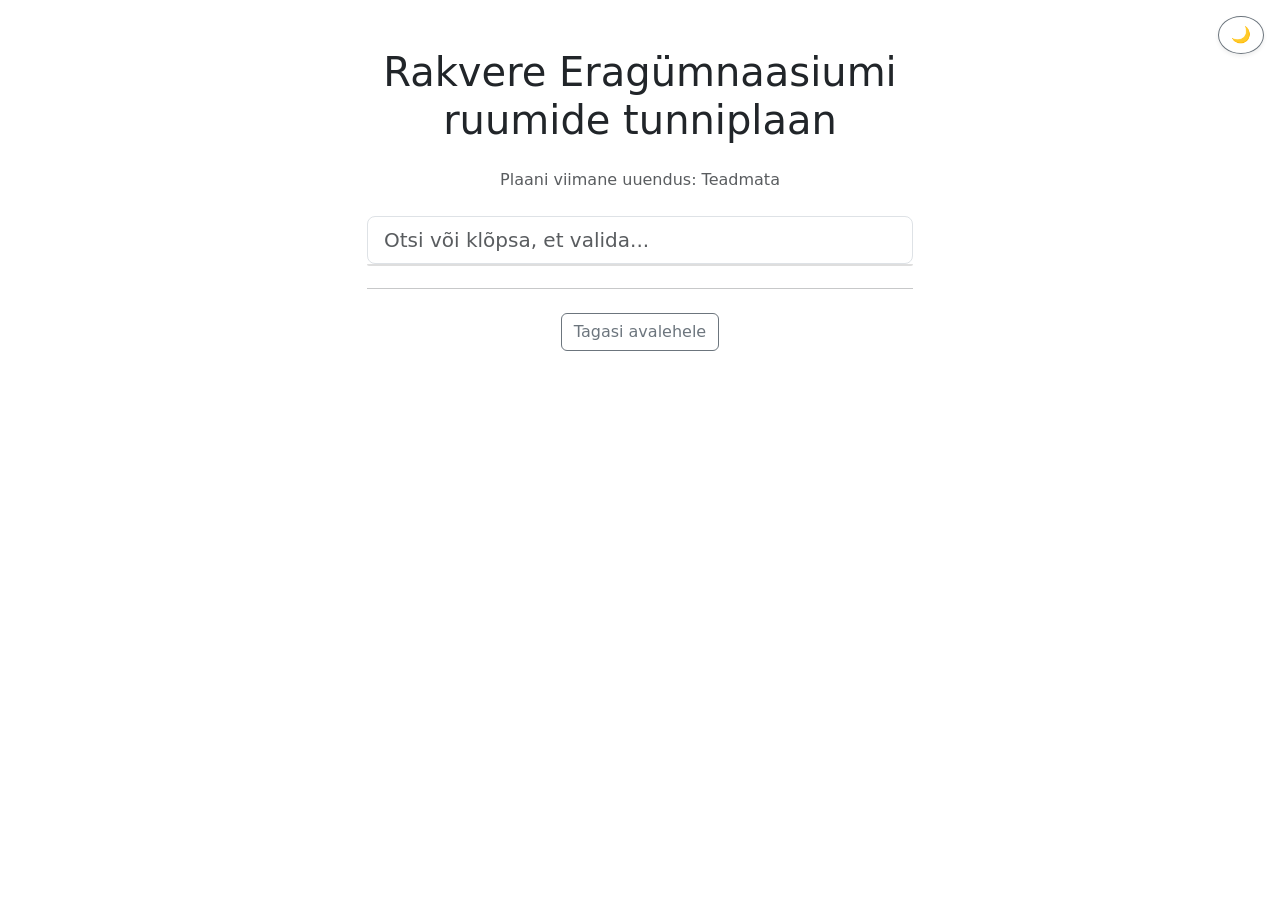
<file: site/ruumid.html>
<!DOCTYPE html>
<html lang="et" id="html-root" data-bs-theme="light">
<head>
    <meta charset="UTF-8">
    <meta name="viewport" content="width=device-width, initial-scale=1.0">
    <title>Ruumide tunniplaan</title>
    <link href="https://cdn.jsdelivr.net/npm/bootstrap@5.3.3/dist/css/bootstrap.min.css" rel="stylesheet">
    <link href="./assets/css/style.css" rel="stylesheet">
</head>
<body class="container mt-5">

    <div class="position-absolute top-0 end-0 p-3" style="z-index: 1050;">
        <button class="btn btn-outline-secondary rounded-circle shadow-sm" id="theme-toggle" title="Vaheta teemat (Dark/Light)">
            <span id="theme-icon">🌙</span>
        </button>
    </div>

    <div class="row justify-content-center">
        <div class="col-md-6 text-center">

            <h1 class="mb-4">Rakvere Eragümnaasiumi ruumide tunniplaan</h1>

            <p class="text-muted mb-4" id="last-updated-text">Laen andmeid...</p>

            <form class="position-relative">
                <div class="mb-3">
                    <input class="form-control form-control-lg" id="searchInput" placeholder="Otsi või klõpsa, et valida..." autocomplete="off">
                    <div id="search-results" class="list-group"></div>
                </div>
            </form>

            <div id="page-error" class="alert alert-danger d-none" role="alert">
                Andmeid ei õnnestunud laadida.
            </div>

            <hr class="my-4">
            <a href="./index.html" class="btn btn-outline-secondary">Tagasi avalehele</a>
        </div>
    </div>

    <script src="https://cdn.jsdelivr.net/npm/bootstrap@5.3.3/dist/js/bootstrap.bundle.min.js"></script>
    <script src="./assets/js/app.js"></script>
    <script>
        document.addEventListener('DOMContentLoaded', async () => {
            initTheme();

            const data = await loadTimetableData();
            const lastUpdatedEl = document.getElementById('last-updated-text');
            const errorEl = document.getElementById('page-error');

            if (!data) {
                lastUpdatedEl.textContent = 'Andmed puuduvad.';
                errorEl.classList.remove('d-none');
                return;
            }

            lastUpdatedEl.textContent = `Plaani viimane uuendus: ${data.meta?.last_updated || 'Teadmata'}`;

            const rooms = Object.entries(data.rooms || {}).map(([id, name]) => ({
                id,
                name,
                type: 'room'
            }));

            initLiveSearch(rooms);
        });
    </script>
</body>
</html>
</file>
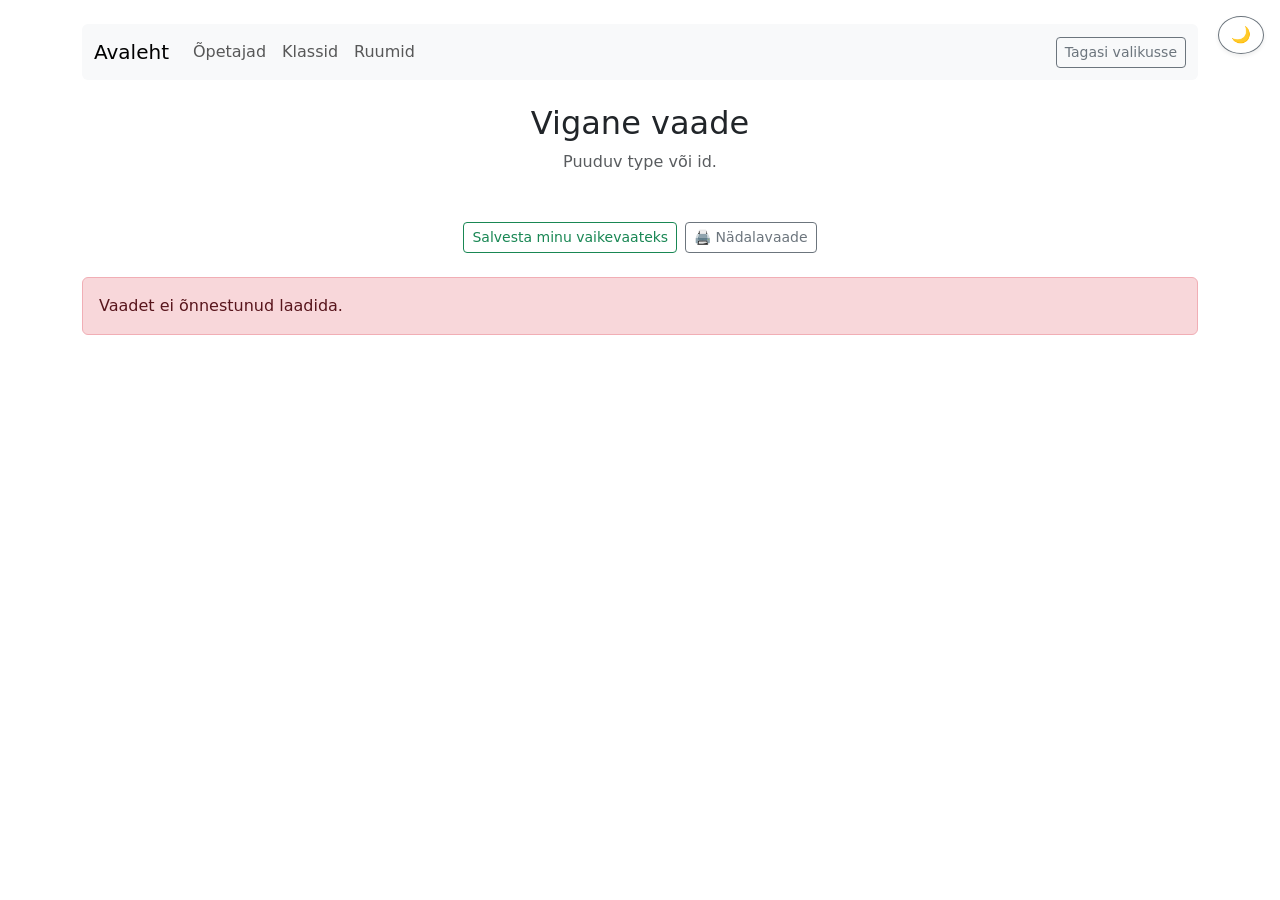
<file: site/vaade.html>
<!DOCTYPE html>
<html lang="et" id="html-root" data-bs-theme="light">
<head>
    <meta charset="UTF-8">
    <meta name="viewport" content="width=device-width, initial-scale=1.0">
    <title>Tunniplaan</title>
    <link href="https://cdn.jsdelivr.net/npm/bootstrap@5.3.3/dist/css/bootstrap.min.css" rel="stylesheet">
    <link href="./assets/css/style.css" rel="stylesheet">
</head>
<body class="container mt-4">

    <div class="position-absolute top-0 end-0 p-3" style="z-index: 1050;">
        <button class="btn btn-outline-secondary rounded-circle shadow-sm" id="theme-toggle" title="Vaheta teemat (Dark/Light)">
            <span id="theme-icon">🌙</span>
        </button>
    </div>

    <nav class="navbar navbar-expand-lg navbar-light bg-light mb-4 rounded">
        <div class="container-fluid">
            <a class="navbar-brand" href="./index.html">Avaleht</a>
            <button class="navbar-toggler" type="button" data-bs-toggle="collapse" data-bs-target="#navbarNav">
                <span class="navbar-toggler-icon"></span>
            </button>
            <div class="collapse navbar-collapse" id="navbarNav">
                <ul class="navbar-nav me-auto">
                    <li class="nav-item">
                        <a class="nav-link" href="./opetajad.html">Õpetajad</a>
                    </li>
                    <li class="nav-item">
                        <a class="nav-link" href="./klassid.html">Klassid</a>
                    </li>
                    <li class="nav-item">
                        <a class="nav-link" href="./ruumid.html">Ruumid</a>
                    </li>
                </ul>
                <a id="nav-back-link" href="./index.html" class="btn btn-outline-secondary btn-sm">Tagasi valikusse</a>
            </div>
        </div>
    </nav>

    <div class="title-container mb-4 text-center">
        <a id="prev-link" href="#" class="btn btn-outline-secondary btn-lg title-nav d-none" title="Eelmine">&larr;</a>
        <h2 id="page-title" class="mb-0 text-center">Laen tunniplaani...</h2>
        <a id="next-link" href="#" class="btn btn-outline-secondary btn-lg title-nav d-none" title="Järgmine">&rarr;</a>
    </div>

    <p id="last-updated-text" class="text-center text-muted" style="margin-top: -1rem; margin-bottom: 1.5rem;">
        Laen andmeid...
    </p>

    <div class="mb-4 text-center">
        <div id="day-buttons" class="d-flex flex-wrap justify-content-center gap-2" role="group"></div>
    </div>

    <div class="text-center mb-4 d-flex justify-content-center align-items-center gap-2 flex-wrap">
        <button id="saveViewButton" class="btn btn-outline-success btn-sm">
            Salvesta minu vaikevaateks
        </button>
        <a id="printViewButton" href="#" target="_blank" class="btn btn-outline-secondary btn-sm">
            🖨️ Nädalavaade
        </a>
        <span id="saveConfirmation" class="text-success ms-2 d-none">Salvestatud!</span>
    </div>

    <div id="page-error" class="alert alert-danger d-none" role="alert">
        Vaadet ei õnnestunud laadida.
    </div>

    <div class="table-responsive d-none d-lg-block">
        <table class="table table-striped table-hover table-bordered">
            <thead class="table-light">
                <tr id="desktop-header-row"></tr>
            </thead>
            <tbody id="desktop-timetable-body"></tbody>
        </table>
    </div>

    <div id="mobile-timetable" class="d-lg-none"></div>

    <script src="https://cdn.jsdelivr.net/npm/bootstrap@5.3.3/dist/js/bootstrap.bundle.min.js"></script>
    <script src="./assets/js/app.js"></script>
    <script>
        document.addEventListener('DOMContentLoaded', async () => {
            initTheme();
            await initViewPage();
        });
    </script>
</body>
</html>
</file>
<file: docs/assets/css/style.css>
body {
    background-color: var(--bs-body-bg);
    color: var(--bs-body-color);
    transition: background-color 0.3s ease, color 0.3s ease;
}

[data-bs-theme="dark"] .navbar-light.bg-light {
    background-color: #212529 !important;
    border-bottom: 1px solid #373b3e;
}

[data-bs-theme="dark"] .navbar-light .navbar-brand,
[data-bs-theme="dark"] .navbar-light .nav-link {
    color: #e9ecef !important;
}

[data-bs-theme="dark"] .navbar-toggler-icon {
    filter: invert(1) grayscale(100%) brightness(200%);
}

[data-bs-theme="dark"] .navbar-toggler {
    border-color: rgba(255,255,255,0.5);
}

[data-bs-theme="dark"] .table-light th {
    background-color: #2c3034 !important;
    color: #fff !important;
    border-color: #373b3e;
}

[data-bs-theme="dark"] .card-header.bg-light {
    background-color: #2c3034 !important;
    color: #e9ecef !important;
    border-bottom: 1px solid #373b3e;
}

[data-bs-theme="dark"] .card {
    background-color: #212529;
    border-color: #373b3e;
}

#search-results {
    position: absolute;
    width: 100%;
    z-index: 1000;
    max-height: min(50vh, 420px);
    overflow-y: auto;
    overflow-x: hidden;
    -webkit-overflow-scrolling: touch;
    overscroll-behavior: contain;
    touch-action: pan-y;
    border-top: none;
    background: var(--bs-body-bg);
    border: 1px solid rgba(0,0,0,.125);
    border-radius: 0 0 1rem 1rem;
}

[data-bs-theme="dark"] #search-results {
    background: #2b3035;
    border-color: #495057;
}

[data-bs-theme="dark"] #search-results .list-group-item {
    background-color: #2b3035;
    color: #dee2e6;
    border-color: #495057;
}

[data-bs-theme="dark"] #search-results .list-group-item:hover,
[data-bs-theme="dark"] #search-results .list-group-item.active {
    background-color: #0d6efd;
    color: #fff;
}

.current-lesson {
    border-left: 5px solid var(--bs-primary) !important;
}

[data-bs-theme="dark"] .current-lesson .card-body,
[data-bs-theme="dark"] .current-lesson .card-header,
[data-bs-theme="dark"] .current-lesson .lesson-row {
    background-color: rgba(13, 110, 253, 0.2) !important;
}

[data-bs-theme="light"] .current-lesson .card-body,
[data-bs-theme="light"] .current-lesson .card-header,
[data-bs-theme="light"] .current-lesson .lesson-row {
    background-color: var(--bs-primary-bg-subtle) !important;
}

.lesson-row.current-lesson td {
    background-color: inherit !important;
}

.page-shell {
    max-width: 1200px;
    margin: 0 auto;
}

.topbar-card,
.hero-card,
.section-card,
.mobile-card-wrap {
    border: 1px solid rgba(0,0,0,0.08);
    border-radius: 1.25rem;
    box-shadow: 0 10px 30px rgba(0,0,0,0.06);
    background: var(--bs-body-bg);
}

[data-bs-theme="dark"] .topbar-card,
[data-bs-theme="dark"] .hero-card,
[data-bs-theme="dark"] .section-card,
[data-bs-theme="dark"] .mobile-card-wrap {
    border-color: rgba(255,255,255,0.08);
    box-shadow: 0 10px 30px rgba(0,0,0,0.22);
}

.hero-card {
    overflow: hidden;
}

.hero-banner {
    background:
        radial-gradient(circle at top right, rgba(13,110,253,0.22), transparent 35%),
        radial-gradient(circle at bottom left, rgba(25,135,84,0.16), transparent 35%),
        linear-gradient(135deg, rgba(13,110,253,0.08), rgba(13,110,253,0.02));
    padding: 1.25rem 1.25rem 1rem;
}

.hero-title-row {
    display: grid;
    grid-template-columns: auto 1fr auto;
    gap: 0.75rem;
    align-items: center;
}

.hero-nav-btn {
    width: 48px;
    height: 48px;
    border-radius: 999px;
    display: inline-flex;
    align-items: center;
    justify-content: center;
    font-size: 1.25rem;
    text-decoration: none;
}

.hero-title {
    margin: 0;
    font-size: clamp(1.35rem, 2.4vw, 2.15rem);
    line-height: 1.15;
    font-weight: 700;
}

.hero-subtitle {
    margin-top: 0.5rem;
    color: var(--bs-secondary-color);
}

.meta-chip {
    display: inline-flex;
    align-items: center;
    gap: 0.45rem;
    padding: 0.45rem 0.75rem;
    border-radius: 999px;
    background: rgba(13,110,253,0.08);
    color: var(--bs-body-color);
    font-size: 0.95rem;
}

.toolbar-grid {
    display: grid;
    grid-template-columns: 1fr auto;
    gap: 1rem;
    align-items: center;
}

.day-scroll {
    display: flex;
    gap: 0.5rem;
    flex-wrap: wrap;
}

.action-row {
    display: flex;
    gap: 0.5rem;
    flex-wrap: wrap;
    justify-content: flex-end;
}

.action-row .btn {
    border-radius: 999px;
}

.desktop-table-wrap {
    padding: 0.5rem;
}

.desktop-table-wrap table {
    margin-bottom: 0;
}

.desktop-table-wrap thead th {
    position: sticky;
    top: 0;
    z-index: 2;
}

.desktop-table-wrap td,
.desktop-table-wrap th {
    vertical-align: middle;
}

.mobile-list {
    display: grid;
    gap: 1rem;
}

.mobile-card-wrap {
    overflow: hidden;
}

.mobile-section-title {
    font-size: 0.95rem;
    color: var(--bs-secondary-color);
    margin-bottom: 0.75rem;
    font-weight: 600;
    letter-spacing: 0.02em;
    text-transform: uppercase;
}

.helper-note {
    font-size: 0.92rem;
    color: var(--bs-secondary-color);
}

.sticky-toolbar {
    position: sticky;
    top: 0.75rem;
    z-index: 20;
    backdrop-filter: blur(10px);
}

.home-hero-card {
    border: 1px solid rgba(0,0,0,0.08);
    border-radius: 1.5rem;
    overflow: hidden;
    background: var(--bs-body-bg);
    box-shadow: 0 12px 32px rgba(0,0,0,0.06);
}

[data-bs-theme="dark"] .home-hero-card {
    border-color: rgba(255,255,255,0.08);
    box-shadow: 0 12px 32px rgba(0,0,0,0.22);
}

.home-hero-banner {
    padding: 2rem 1.25rem;
    background:
        radial-gradient(circle at top right, rgba(13,110,253,0.20), transparent 35%),
        radial-gradient(circle at bottom left, rgba(25,135,84,0.16), transparent 35%),
        linear-gradient(135deg, rgba(13,110,253,0.08), rgba(13,110,253,0.02));
}

.home-badge {
    display: inline-flex;
    align-items: center;
    padding: 0.45rem 0.8rem;
    border-radius: 999px;
    font-size: 0.9rem;
    font-weight: 600;
    background: rgba(13,110,253,0.10);
    color: var(--bs-body-color);
}

.home-title {
    font-size: clamp(1.9rem, 4vw, 3rem);
    line-height: 1.1;
    font-weight: 800;
    margin: 0;
}

.home-subtitle {
    max-width: 700px;
    color: var(--bs-secondary-color);
    font-size: 1.05rem;
}

.home-menu-grid {
    display: grid;
    grid-template-columns: repeat(3, 1fr);
    gap: 1rem;
}

.home-nav-card {
    display: flex;
    align-items: flex-start;
    gap: 1rem;
    padding: 1.25rem;
    border-radius: 1.25rem;
    border: 1px solid rgba(0,0,0,0.08);
    background: var(--bs-body-bg);
    color: var(--bs-body-color);
    box-shadow: 0 10px 24px rgba(0,0,0,0.05);
    transition: transform 0.18s ease, box-shadow 0.18s ease, border-color 0.18s ease;
}

.home-nav-card:hover {
    transform: translateY(-2px);
    box-shadow: 0 14px 28px rgba(0,0,0,0.08);
    border-color: rgba(13,110,253,0.28);
    color: var(--bs-body-color);
}

[data-bs-theme="dark"] .home-nav-card {
    border-color: rgba(255,255,255,0.08);
    box-shadow: 0 10px 24px rgba(0,0,0,0.20);
}

[data-bs-theme="dark"] .home-nav-card:hover {
    box-shadow: 0 14px 28px rgba(0,0,0,0.28);
    border-color: rgba(255,255,255,0.16);
}

.home-nav-icon {
    width: 56px;
    height: 56px;
    border-radius: 1rem;
    display: inline-flex;
    align-items: center;
    justify-content: center;
    font-size: 1.6rem;
    flex-shrink: 0;
    background: rgba(13,110,253,0.10);
}

.card-teachers .home-nav-icon {
    background: rgba(13,110,253,0.12);
}

.card-classes .home-nav-icon {
    background: rgba(25,135,84,0.12);
}

.card-rooms .home-nav-icon {
    background: rgba(13,202,240,0.14);
}

.home-nav-content {
    min-width: 0;
}

.home-nav-title {
    font-size: 1.2rem;
    font-weight: 700;
    margin-bottom: 0.35rem;
}

.home-nav-text {
    color: var(--bs-secondary-color);
    line-height: 1.45;
    font-size: 0.96rem;
}

.home-footer-note {
    color: var(--bs-secondary-color);
    font-size: 0.95rem;
}

.my-timetable-strip {
    display: block;
    border: 1px solid rgba(0,0,0,0.08);
    border-radius: 1.1rem;
    background: linear-gradient(135deg, rgba(255,193,7,0.16), rgba(255,193,7,0.07));
    color: var(--bs-body-color);
    box-shadow: 0 8px 22px rgba(0,0,0,0.04);
    transition: transform 0.18s ease, box-shadow 0.18s ease, border-color 0.18s ease;
}

.my-timetable-strip:hover {
    transform: translateY(-1px);
    box-shadow: 0 12px 24px rgba(0,0,0,0.07);
    border-color: rgba(255,193,7,0.45);
    color: var(--bs-body-color);
}

[data-bs-theme="dark"] .my-timetable-strip {
    border-color: rgba(255,255,255,0.08);
    background: linear-gradient(135deg, rgba(255,193,7,0.15), rgba(255,193,7,0.05));
    box-shadow: 0 8px 22px rgba(0,0,0,0.18);
}

.my-timetable-strip-inner {
    display: flex;
    align-items: center;
    justify-content: space-between;
    gap: 1rem;
    padding: 0.9rem 1.1rem;
}

.my-timetable-strip-left {
    display: flex;
    align-items: center;
    gap: 0.8rem;
    min-width: 0;
}

.my-timetable-strip-icon {
    width: 42px;
    height: 42px;
    border-radius: 0.9rem;
    display: inline-flex;
    align-items: center;
    justify-content: center;
    font-size: 1.15rem;
    background: rgba(255,255,255,0.4);
    flex-shrink: 0;
}

[data-bs-theme="dark"] .my-timetable-strip-icon {
    background: rgba(255,255,255,0.08);
}

.my-timetable-strip-texts {
    min-width: 0;
}

.my-timetable-strip-label {
    font-size: 0.78rem;
    font-weight: 700;
    text-transform: uppercase;
    letter-spacing: 0.04em;
    color: var(--bs-secondary-color);
    margin-bottom: 0.15rem;
}

.my-timetable-strip-title {
    font-size: 1rem;
    font-weight: 800;
    line-height: 1.2;
}

.my-timetable-strip-right {
    display: flex;
    align-items: center;
    gap: 0.65rem;
    flex-shrink: 0;
}

.my-timetable-strip-hint {
    color: var(--bs-secondary-color);
    font-size: 0.9rem;
}

.my-timetable-strip-arrow {
    font-size: 1.2rem;
    font-weight: 700;
    opacity: 0.75;
}

.search-topbar-card,
.search-hero-card,
.search-panel-card {
    border: 1px solid rgba(0,0,0,0.08);
    border-radius: 1.25rem;
    background: var(--bs-body-bg);
    box-shadow: 0 10px 30px rgba(0,0,0,0.06);
}

[data-bs-theme="dark"] .search-topbar-card,
[data-bs-theme="dark"] .search-hero-card,
[data-bs-theme="dark"] .search-panel-card {
    border-color: rgba(255,255,255,0.08);
    box-shadow: 0 10px 30px rgba(0,0,0,0.22);
}

.search-hero-card {
    overflow: hidden;
}

.search-hero-banner {
    padding: 2rem 1.25rem;
    background:
        radial-gradient(circle at top right, rgba(13,110,253,0.18), transparent 35%),
        radial-gradient(circle at bottom left, rgba(25,135,84,0.12), transparent 35%),
        linear-gradient(135deg, rgba(13,110,253,0.08), rgba(13,110,253,0.02));
}

.banner-teachers {
    background:
        radial-gradient(circle at top right, rgba(13,110,253,0.22), transparent 35%),
        radial-gradient(circle at bottom left, rgba(13,110,253,0.10), transparent 35%),
        linear-gradient(135deg, rgba(13,110,253,0.08), rgba(13,110,253,0.02));
}

.banner-classes {
    background:
        radial-gradient(circle at top right, rgba(25,135,84,0.22), transparent 35%),
        radial-gradient(circle at bottom left, rgba(25,135,84,0.10), transparent 35%),
        linear-gradient(135deg, rgba(25,135,84,0.08), rgba(25,135,84,0.02));
}

.banner-rooms {
    background:
        radial-gradient(circle at top right, rgba(13,202,240,0.25), transparent 35%),
        radial-gradient(circle at bottom left, rgba(13,202,240,0.12), transparent 35%),
        linear-gradient(135deg, rgba(13,202,240,0.08), rgba(13,202,240,0.02));
}

.search-icon-circle {
    width: 72px;
    height: 72px;
    margin: 0 auto;
    border-radius: 1.25rem;
    display: inline-flex;
    align-items: center;
    justify-content: center;
    font-size: 2rem;
    background: rgba(255,255,255,0.5);
    backdrop-filter: blur(6px);
}

[data-bs-theme="dark"] .search-icon-circle {
    background: rgba(255,255,255,0.08);
}

.search-page-title {
    font-size: clamp(1.8rem, 3.5vw, 2.6rem);
    line-height: 1.1;
    font-weight: 800;
    margin: 0;
}

.search-page-subtitle {
    max-width: 720px;
    margin-left: auto;
    margin-right: auto;
    color: var(--bs-secondary-color);
    font-size: 1.02rem;
}

.search-panel-title {
    font-size: 1.15rem;
    font-weight: 700;
}

.search-panel-text {
    color: var(--bs-secondary-color);
}

.search-input-wrap {
    position: relative;
}

.search-input-icon {
    position: absolute;
    left: 16px;
    top: 50%;
    transform: translateY(-50%);
    font-size: 1rem;
    opacity: 0.7;
    pointer-events: none;
}

.search-input-modern {
    padding-left: 2.8rem;
    border-radius: 1rem;
    border: 1px solid rgba(0,0,0,0.12);
    box-shadow: none;
}

.search-input-modern:focus {
    border-color: rgba(13,110,253,0.45);
    box-shadow: 0 0 0 0.25rem rgba(13,110,253,0.12);
}

[data-bs-theme="dark"] .search-input-modern {
    border-color: rgba(255,255,255,0.12);
    background-color: var(--bs-body-bg);
    color: var(--bs-body-color);
}

.search-helper-note {
    color: var(--bs-secondary-color);
    font-size: 0.95rem;
}

#search-results {
    margin-top: 0.4rem;
    overflow: hidden;
}

#search-results .list-group-item {
    padding: 0.9rem 1rem;
    border-left: none;
    border-right: none;
}

#search-results .list-group-item:first-child {
    border-top: none;
}

#search-results .list-group-item:last-child {
    border-bottom: none;
}

.search-result-row {
    display: flex;
    align-items: center;
    justify-content: space-between;
    gap: 0.75rem;
}

.search-result-main {
    min-width: 0;
}

.search-result-title {
    font-weight: 700;
    line-height: 1.2;
}

.search-result-sub {
    margin-top: 0.2rem;
    font-size: 0.88rem;
    color: var(--bs-secondary-color);
}

.search-result-badge {
    flex-shrink: 0;
    padding: 0.35rem 0.65rem;
    border-radius: 999px;
    font-size: 0.8rem;
    font-weight: 600;
    background: rgba(13,110,253,0.10);
    color: var(--bs-body-color);
}

.search-empty-state {
    color: var(--bs-secondary-color);
    font-size: 0.95rem;
    text-align: center;
    padding: 1rem;
}

.print-page-shell {
    max-width: 1400px;
    margin: 0 auto;
}

.print-toolbar-card,
.print-hero-card,
.print-table-card {
    border: 1px solid rgba(0,0,0,0.08);
    border-radius: 1.25rem;
    background: var(--bs-body-bg);
    box-shadow: 0 10px 30px rgba(0,0,0,0.06);
}

[data-bs-theme="dark"] .print-toolbar-card,
[data-bs-theme="dark"] .print-hero-card,
[data-bs-theme="dark"] .print-table-card {
    border-color: rgba(255,255,255,0.08);
    box-shadow: 0 10px 30px rgba(0,0,0,0.22);
}

.print-hero-card {
    overflow: hidden;
}

.print-hero-banner {
    padding: 2rem 1.25rem;
    background:
        radial-gradient(circle at top right, rgba(13,110,253,0.20), transparent 35%),
        radial-gradient(circle at bottom left, rgba(25,135,84,0.14), transparent 35%),
        linear-gradient(135deg, rgba(13,110,253,0.08), rgba(13,110,253,0.02));
}

.print-badge {
    display: inline-flex;
    align-items: center;
    padding: 0.45rem 0.8rem;
    border-radius: 999px;
    font-size: 0.9rem;
    font-weight: 600;
    background: rgba(13,110,253,0.10);
    color: var(--bs-body-color);
}

.print-title {
    font-size: clamp(1.7rem, 3.4vw, 2.5rem);
    line-height: 1.1;
    font-weight: 800;
    margin: 0;
}

.print-subtitle {
    color: var(--bs-secondary-color);
    font-size: 1rem;
}

.print-note {
    color: var(--bs-secondary-color);
    font-size: 0.92rem;
}

.print-table-card {
    overflow: hidden;
}

.print-table {
    table-layout: fixed;
    width: 100%;
    border-collapse: collapse;
}

.print-table th,
.print-table td {
    border: 1px solid #666;
    padding: 0.35rem;
    text-align: left;
    vertical-align: top;
    word-wrap: break-word;
    font-size: 0.92rem;
}

.print-table th:first-child,
.print-table td:first-child {
    width: 12%;
    text-align: center;
    vertical-align: middle;
}

.print-table th:not(:first-child),
.print-table td:not(:first-child) {
    width: 17.6%;
}

.print-period-cell {
    white-space: nowrap;
}

.print-time-range {
    margin-top: 0.2rem;
    font-size: 0.82rem;
    color: var(--bs-secondary-color);
}

.lesson-block {
    font-size: 0.85rem;
    margin-bottom: 0.45rem;
    padding: 0.45rem;
    border-radius: 0.65rem;
    background-color: #fff;
    border: 1px solid #eee;
    color: #000;
}

.lesson-block:last-child {
    margin-bottom: 0;
}

.lesson-subject {
    font-weight: 700;
    line-height: 1.2;
}

.lesson-meta-row {
    display: flex;
    justify-content: space-between;
    gap: 0.5rem;
    margin-top: 0.25rem;
    color: #444;
    font-size: 0.82rem;
}

@media (max-width: 991.98px) {
    .toolbar-grid {
        grid-template-columns: 1fr;
    }

    .action-row {
        justify-content: flex-start;
    }

    .hero-title-row {
        grid-template-columns: auto 1fr auto;
    }

    .hero-nav-btn {
        width: 42px;
        height: 42px;
    }

    .home-menu-grid {
        grid-template-columns: 1fr;
    }

    .home-hero-banner,
    .search-hero-banner {
        padding: 1.5rem 1rem;
    }
}

@media (max-width: 575.98px) {
    .hero-banner,
    .topbar-card,
    .section-card,
    .mobile-card-wrap,
    .search-topbar-card,
    .search-hero-card,
    .search-panel-card {
        border-radius: 1rem;
    }

    .hero-title-row {
        gap: 0.5rem;
    }

    .hero-nav-btn {
        width: 40px;
        height: 40px;
        font-size: 1.1rem;
    }

    .day-scroll {
        display: grid;
        grid-template-columns: 1fr 1fr;
    }

    .day-scroll .btn {
        width: 100%;
    }

    .home-nav-card {
        padding: 1rem;
        border-radius: 1rem;
    }

    .home-nav-icon {
        width: 48px;
        height: 48px;
        font-size: 1.35rem;
        border-radius: 0.85rem;
    }

    .home-title {
        font-size: 1.8rem;
    }

    .home-subtitle,
    .search-page-subtitle {
        font-size: 0.97rem;
    }

    .search-icon-circle {
        width: 60px;
        height: 60px;
        font-size: 1.6rem;
        border-radius: 1rem;
    }

    .search-page-title {
        font-size: 1.7rem;
    }

    .search-input-modern {
        border-radius: 0.9rem;
    }

    .my-timetable-strip-inner {
        flex-direction: column;
        align-items: flex-start;
        gap: 0.75rem;
    }

    .my-timetable-strip-right {
        width: 100%;
        justify-content: space-between;
    }

    .print-table th,
    .print-table td {
        font-size: 0.82rem;
    }
}

@media print {
    .no-print {
        display: none !important;
    }

    body {
        margin: 0;
        padding: 0;
        background-color: #fff !important;
        color: #000 !important;
        -webkit-print-color-adjust: exact !important;
        print-color-adjust: exact !important;
    }

    .print-page-shell {
        max-width: none;
    }

    .print-toolbar-card,
    .print-hero-card,
    .print-table-card {
        box-shadow: none !important;
        border: none !important;
        border-radius: 0 !important;
    }

    .print-hero-banner {
        background: #fff !important;
        padding: 0 0 0.75rem 0 !important;
    }

    .print-badge {
        background: #fff !important;
        border: 1px solid #666;
    }

    .print-table th,
    .print-table td {
        font-size: 8pt;
        border: 1px solid #666 !important;
        color: #000 !important;
    }

    .print-time-range {
        color: #000 !important;
    }

    tr {
        page-break-inside: avoid;
    }

    .lesson-block {
        border: none;
        padding: 0;
        border-radius: 0;
        background: transparent !important;
    }

    .lesson-meta-row {
        color: #000 !important;
    }

    @page {
        margin: 1cm;
    }
}

@media (max-width: 575.98px) {
    #search-results {
        max-height: 55vh;
    }

    #search-results .list-group-item {
        padding-top: 1rem;
        padding-bottom: 1rem;
    }
}
#search-results {
    position: absolute;
    width: 100%;
    z-index: 1000;
    max-height: min(50vh, 420px);
    overflow-y: auto;
    overflow-x: hidden;
    -webkit-overflow-scrolling: touch;
    overscroll-behavior: contain;
    touch-action: pan-y;
    border-top: none;
    background: var(--bs-body-bg);
    border: 1px solid rgba(0,0,0,.125);
    border-radius: 0 0 1rem 1rem;
    display: none;
}

#search-results.is-open {
    display: block;
}

@media (max-width: 767.98px) {
    #search-results {
        position: relative;
        margin-top: 0.5rem;
        max-height: 55vh;
        border-radius: 1rem;
        border-top: 1px solid rgba(0,0,0,.125);
    }

    #search-results .list-group-item {
        padding-top: 1rem;
        padding-bottom: 1rem;
    }
}
</file>
<file: site/assets/css/style.css>
body {
    background-color: var(--bs-body-bg);
    color: var(--bs-body-color);
    transition: background-color 0.3s ease, color 0.3s ease;
}

[data-bs-theme="dark"] .navbar-light.bg-light {
    background-color: #212529 !important;
    border-bottom: 1px solid #373b3e;
}

[data-bs-theme="dark"] .navbar-light .navbar-brand,
[data-bs-theme="dark"] .navbar-light .nav-link {
    color: #e9ecef !important;
}

[data-bs-theme="dark"] .navbar-toggler-icon {
    filter: invert(1) grayscale(100%) brightness(200%);
}

[data-bs-theme="dark"] .navbar-toggler {
    border-color: rgba(255,255,255,0.5);
}

[data-bs-theme="dark"] .table-light th {
    background-color: #2c3034 !important;
    color: #fff !important;
    border-color: #373b3e;
}

[data-bs-theme="dark"] .card-header.bg-light {
    background-color: #2c3034 !important;
    color: #e9ecef !important;
    border-bottom: 1px solid #373b3e;
}

[data-bs-theme="dark"] .card {
    background-color: #212529;
    border-color: #373b3e;
}

#search-results {
    position: absolute;
    width: 100%;
    z-index: 1000;
    max-height: 300px;
    overflow-y: auto;
    border-top: none;
    background: var(--bs-body-bg);
    border: 1px solid rgba(0,0,0,.125);
    border-radius: 0 0 .25rem .25rem;
}

[data-bs-theme="dark"] #search-results {
    background: #2b3035;
    border-color: #495057;
}

[data-bs-theme="dark"] #search-results .list-group-item {
    background-color: #2b3035;
    color: #dee2e6;
    border-color: #495057;
}

[data-bs-theme="dark"] #search-results .list-group-item:hover,
[data-bs-theme="dark"] #search-results .list-group-item.active {
    background-color: #0d6efd;
    color: #fff;
}

.current-lesson {
    border-left: 5px solid var(--bs-primary) !important;
}

[data-bs-theme="dark"] .current-lesson .card-body,
[data-bs-theme="dark"] .current-lesson .card-header,
[data-bs-theme="dark"] .current-lesson .lesson-row {
    background-color: rgba(13, 110, 253, 0.2) !important;
}

[data-bs-theme="light"] .current-lesson .card-body,
[data-bs-theme="light"] .current-lesson .card-header,
[data-bs-theme="light"] .current-lesson .lesson-row {
    background-color: var(--bs-primary-bg-subtle) !important;
}

.lesson-row.current-lesson td {
    background-color: inherit !important;
}

.title-container {
    display: flex;
    justify-content: space-between;
    align-items: center;
    gap: 1rem;
}

.title-container h2 {
    margin-bottom: 0;
    flex-grow: 1;
}

.title-nav {
    flex-shrink: 0;
}

@media print {
    .no-print {
        display: none !important;
    }

    body {
        margin: 0;
        padding: 0;
        background-color: #fff !important;
        color: #000 !important;
        -webkit-print-color-adjust: exact !important;
        print-color-adjust: exact !important;
    }

    .container-fluid {
        padding: 0 !important;
    }

    .print-table th, .print-table td {
        font-size: 8pt;
        border: 1px solid #666 !important;
        color: #000 !important;
    }

    tr {
        page-break-inside: avoid;
    }

    .lesson-block {
        border: none;
        padding: 0;
    }

    @page {
        margin: 1cm;
    }
}

.print-table {
    table-layout: fixed;
    width: 100%;
    border-collapse: collapse;
}

.print-table th, .print-table td {
    border: 1px solid #666;
    padding: 0.25rem;
    text-align: left;
    vertical-align: top;
    height: auto;
    min-height: 40px;
    word-wrap: break-word;
    font-size: 0.9rem;
}

.print-table th:first-child,
.print-table td:first-child {
    width: 12%;
    text-align: center;
    vertical-align: middle;
    background-color: #f8f9fa;
}

.print-table th:not(:first-child),
.print-table td:not(:first-child) {
    width: 17.6%;
}

.lesson-block {
    font-size: 0.85rem;
    margin-bottom: 4px;
    padding: 4px;
    border-radius: 4px;
    background-color: #fff;
    border: 1px solid #eee;
    color: #000;
}

.lesson-block:last-child {
    margin-bottom: 0;
}
</file>
